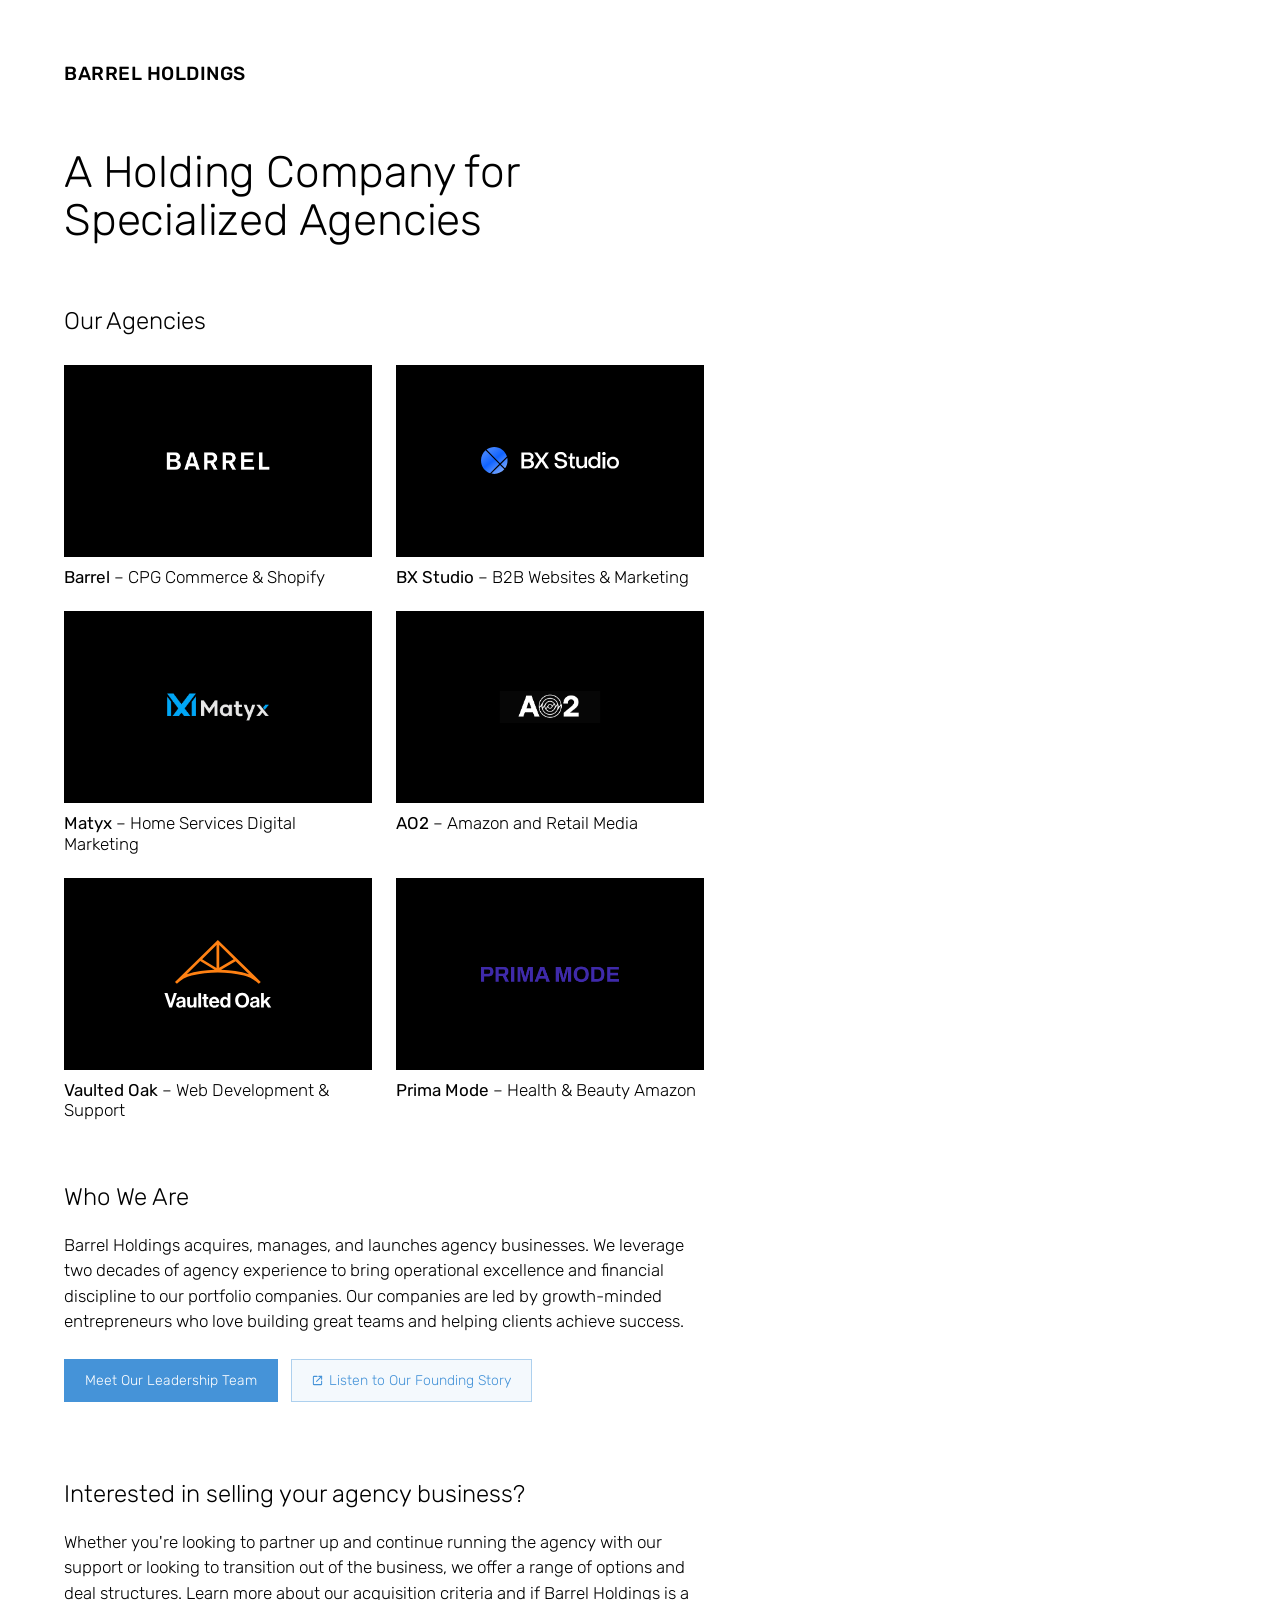
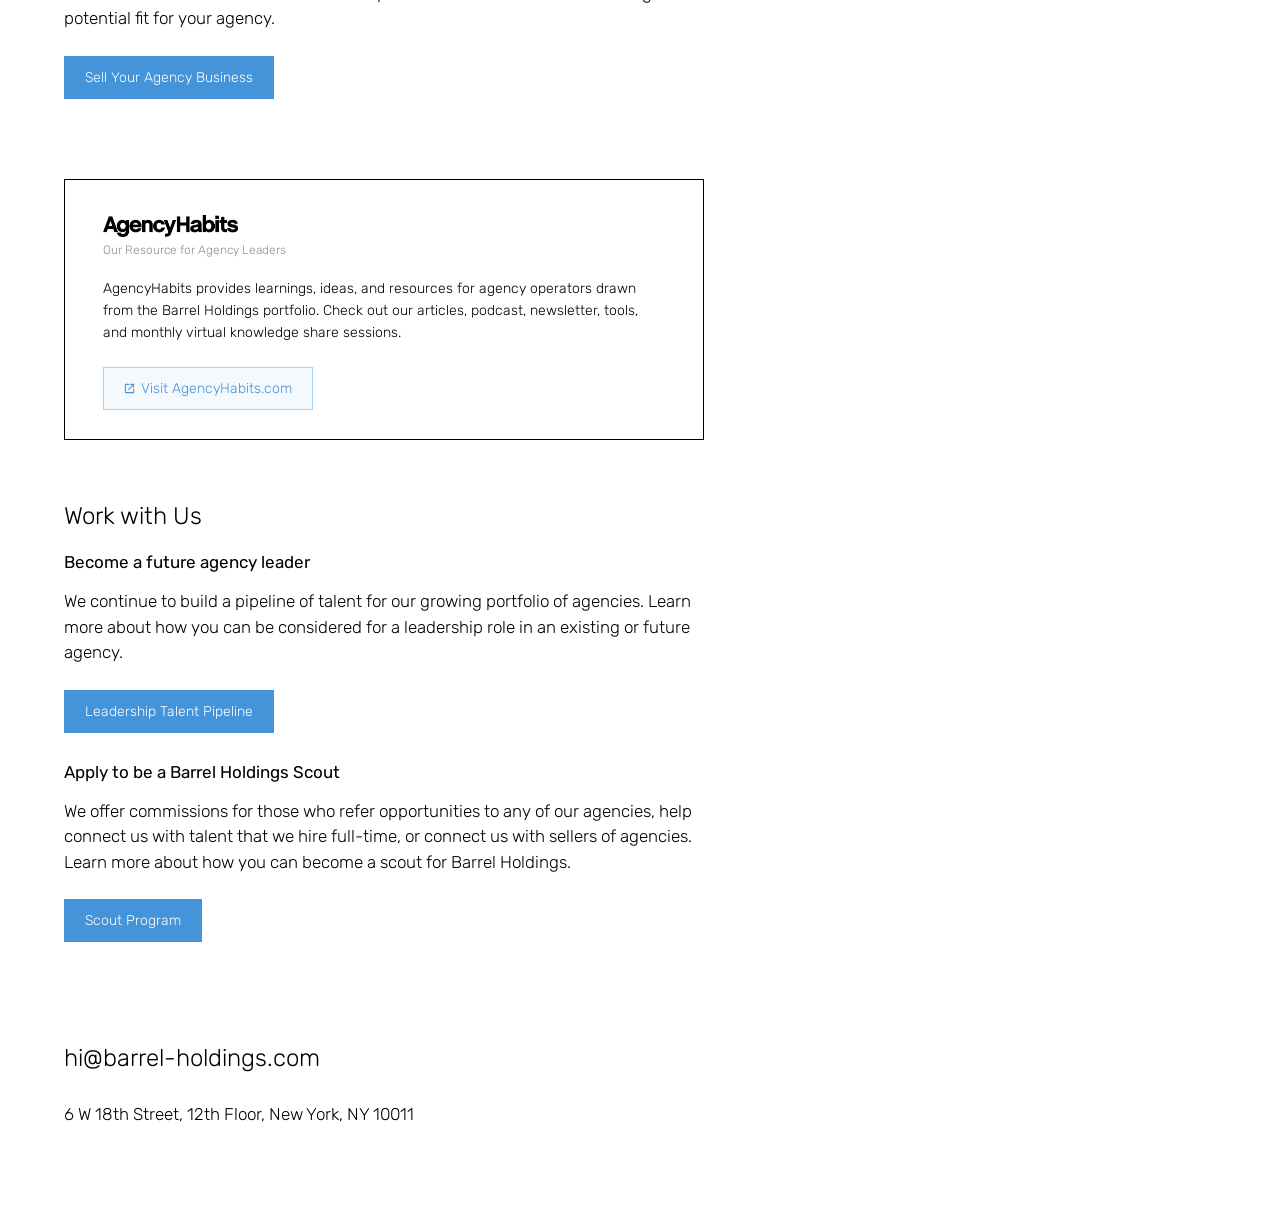
<file: index.html>
<!DOCTYPE html>
<html lang="en">
<head>
  <meta charset="utf-8"/>
  <title>Barrel Holdings — A Holding Company for Specialized Agencies</title>
  <meta content="Barrel Holdings is a holding company that acquires, manages, and launches specialized digital agencies. Portfolio includes Barrel, BX Studio, Matyx, Prima Mode, AO2, and Vaulted Oak. Co-founded by Peter Kang and Sei-Wook Kim." name="description"/>
  <meta content="Peter Kang, Sei-Wook Kim" name="author"/>
  <meta content="index, follow" name="robots"/>
  <meta content="#000000" name="theme-color"/>
  <link rel="canonical" href="https://barrel-holdings.com/"/>
  <meta content="width=device-width, initial-scale=1" name="viewport"/>

  <meta content="website" property="og:type"/>
  <meta content="Barrel Holdings" property="og:site_name"/>
  <meta content="Barrel Holdings — A Holding Company for Specialized Agencies" property="og:title"/>
  <meta content="Barrel Holdings is a holding company that acquires, manages, and launches specialized digital agencies. Portfolio includes Barrel, BX Studio, Matyx, Prima Mode, AO2, and Vaulted Oak." property="og:description"/>
  <meta content="https://barrel-holdings.com/" property="og:url"/>
  <meta content="https://barrel-holdings.com/images/barrel-holdings-og.jpg" property="og:image"/>
  <meta content="Barrel Holdings" property="og:image:alt"/>
  <meta content="en_US" property="og:locale"/>

  <meta content="summary_large_image" name="twitter:card"/>
  <meta content="Barrel Holdings — A Holding Company for Specialized Agencies" name="twitter:title"/>
  <meta content="Barrel Holdings is a holding company that acquires, manages, and launches specialized digital agencies. Portfolio includes Barrel, BX Studio, Matyx, Prima Mode, AO2, and Vaulted Oak." name="twitter:description"/>
  <meta content="https://barrel-holdings.com/images/barrel-holdings-og.jpg" name="twitter:image"/>

  <link rel="preconnect" href="https://fonts.googleapis.com"/>
  <link rel="preconnect" href="https://fonts.gstatic.com" crossorigin/>
  <link rel="stylesheet" href="https://fonts.googleapis.com/css2?family=Rubik:wght@300;400;500;600;700&display=swap"/>
  <link href="images/favicon.jpg" rel="shortcut icon" type="image/x-icon"/>
  <link href="images/webclip-favicon.jpg" rel="apple-touch-icon"/>
  <link rel="stylesheet" href="css/style.css"/>

  <script type="application/ld+json">
  {
    "@context": "https://schema.org",
    "@type": "Organization",
    "@id": "https://barrel-holdings.com/#organization",
    "name": "Barrel Holdings",
    "alternateName": "Barrel Holdings LLC",
    "url": "https://barrel-holdings.com/",
    "logo": "https://barrel-holdings.com/images/barrel-holdings-og.jpg",
    "image": "https://barrel-holdings.com/images/barrel-holdings-og.jpg",
    "description": "Barrel Holdings is a holding company that acquires, manages, and launches specialized digital agencies.",
    "email": "hi@barrel-holdings.com",
    "address": {
      "@type": "PostalAddress",
      "streetAddress": "6 W 18th Street, 12th Floor",
      "addressLocality": "New York",
      "addressRegion": "NY",
      "postalCode": "10011",
      "addressCountry": "US"
    },
    "founder": [
      {
        "@type": "Person",
        "name": "Peter Kang",
        "jobTitle": "Co-founder & Chairman",
        "url": "https://www.peterkang.com",
        "sameAs": [
          "https://www.linkedin.com/in/peterkang34/",
          "https://www.peterkang.com",
          "https://www.holdcoguide.com/"
        ]
      },
      {
        "@type": "Person",
        "name": "Sei-Wook Kim",
        "jobTitle": "Co-founder & Vice Chairman",
        "sameAs": ["https://www.linkedin.com/in/seiwookkim/"]
      }
    ],
    "subOrganization": [
      { "@type": "Organization", "name": "Barrel", "url": "https://www.barrelny.com/", "description": "CPG Commerce & Shopify agency" },
      { "@type": "Organization", "name": "BX Studio", "url": "https://bx.studio/", "description": "B2B Websites & Marketing agency" },
      { "@type": "Organization", "name": "Matyx", "url": "https://matyx.com/", "description": "Home Services Digital Marketing agency" },
      { "@type": "Organization", "name": "Prima Mode", "url": "https://www.primamodeagency.com/", "description": "Health & Beauty Amazon agency" },
      { "@type": "Organization", "name": "AO2", "url": "https://www.ao2management.com/", "description": "Amazon and Retail Media agency" },
      { "@type": "Organization", "name": "Vaulted Oak", "url": "https://vaulted-oak.com/", "description": "Web Development & Support" }
    ],
    "knowsAbout": [
      "Agency holding company",
      "Specialized digital agencies",
      "Agency acquisitions",
      "Agency mergers and acquisitions",
      "Agency operations",
      "Agency leadership development"
    ]
  }
  </script>

  <script type="application/ld+json">
  {
    "@context": "https://schema.org",
    "@type": "WebSite",
    "@id": "https://barrel-holdings.com/#website",
    "url": "https://barrel-holdings.com/",
    "name": "Barrel Holdings",
    "description": "A Holding Company for Specialized Agencies",
    "publisher": { "@id": "https://barrel-holdings.com/#organization" },
    "inLanguage": "en-US"
  }
  </script>

  <!-- LinkedIn Insight Tag -->
  <script type="text/javascript">
  _linkedin_partner_id = "9446828";
  window._linkedin_data_partner_ids = window._linkedin_data_partner_ids || [];
  window._linkedin_data_partner_ids.push(_linkedin_partner_id);
  </script>
  <script type="text/javascript">
  (function(l) {
  if (!l){window.lintrk = function(a,b){window.lintrk.q.push([a,b])};
  window.lintrk.q=[]}
  var s = document.getElementsByTagName("script")[0];
  var b = document.createElement("script");
  b.type = "text/javascript";b.async = true;
  b.src = "https://snap.licdn.com/li.lms-analytics/insight.min.js";
  s.parentNode.insertBefore(b, s);})(window.lintrk);
  </script>
  <noscript>
  <img height="1" width="1" style="display:none;" alt="" src="https://px.ads.linkedin.com/collect/?pid=9446828&fmt=gif" />
  </noscript>
</head>
<body class="black-bg">
  <div class="site-wrapper">
    <div class="logo-wrapper">
      <a href="/" class="home-link">
        <h1 class="logo">Barrel Holdings</h1>
      </a>
    </div>

    <div class="tagline-wrapper">
      <h2 class="tagline gray-text">A Holding Company for Specialized Agencies</h2>
    </div>

    <div class="content-wrapper">
      <h3 class="section-heading">Our Agencies</h3>
      <div class="companies-grid">
        <div class="company-wrapper">
          <div class="company-block">
            <a href="https://www.barrelny.com/" target="_blank" class="barrel-logo-wrapper">
              <img src="images/barrel-logo.png" loading="lazy" alt="BARREL logo" class="barrel-logo"/>
            </a>
          </div>
          <div class="caption"><span class="caption__name">Barrel</span> &ndash; CPG Commerce &amp; Shopify</div>
        </div>

        <div class="company-wrapper">
          <div class="company-block">
            <a href="https://bx.studio/" target="_blank" class="alt-logo-wrapper">
              <img src="images/bx-studio-logo.svg" loading="lazy" alt="BX Studio logo" class="alt-logo-image"/>
            </a>
          </div>
          <div class="caption"><span class="caption__name">BX Studio</span> &ndash; B2B Websites &amp; Marketing</div>
        </div>

        <div class="company-wrapper">
          <div class="company-block">
            <a href="https://matyx.com/" target="_blank" class="alt-logo-wrapper">
              <img src="images/matyx-logo.jpg" loading="lazy" sizes="100vw" srcset="images/matyx-logo-500.jpg 500w, images/matyx-logo-800.jpg 800w, images/matyx-logo.jpg 866w" alt="Matyx logo" class="alt-logo-image"/>
            </a>
          </div>
          <div class="caption"><span class="caption__name">Matyx</span> &ndash; Home Services Digital Marketing</div>
        </div>

        <div id="prima-mode-card" class="company-wrapper">
          <div class="company-block">
            <a href="https://www.primamodeagency.com/" class="alt-logo-wrapper">
              <img src="images/prima-mode-logo.png" loading="lazy" alt="Prima Mode logo" class="alt-logo-image"/>
            </a>
          </div>
          <div class="caption"><span class="caption__name">Prima Mode</span> &ndash; Health &amp; Beauty Amazon</div>
        </div>

        <div id="ao2-card" class="company-wrapper">
          <div class="company-block">
            <a href="https://www.ao2management.com/" target="_blank" class="alt-logo-wrapper">
              <img src="images/ao2-logo.png" loading="lazy" alt="AO2 logo" class="alt-logo-image"/>
            </a>
          </div>
          <div class="caption"><span class="caption__name">AO2</span> &ndash; Amazon and Retail Media</div>
        </div>

        <div id="vaulted-oak-card" class="company-wrapper">
          <div class="company-block">
            <a href="https://vaulted-oak.com/" target="_blank" class="alt-logo-wrapper">
              <img src="images/vaultedoak-logo.svg" loading="lazy" alt="Vaulted Oak logo" class="alt-logo-image vo"/>
            </a>
          </div>
          <div class="caption"><span class="caption__name">Vaulted Oak</span> &ndash; Web Development &amp; Support</div>
        </div>
      </div>
    </div>

    <div class="content-wrapper">
      <h3 class="section-heading">Who We Are</h3>
      <p class="body-text">Barrel Holdings acquires, manages, and launches agency businesses. We leverage two decades of agency experience to bring operational excellence and financial discipline to our portfolio companies. Our companies are led by growth-minded entrepreneurs who love building great teams and helping clients achieve success.</p>
      <div class="button-row">
        <a href="/meet-our-leadership-team/" class="button">Meet Our Leadership Team</a>
        <a href="https://sites.libsyn.com/579845/site/the-barrel-holdings-origin-story-building-a-portfolio-of-agencies" target="_blank" class="button-secondary"><svg class="button-icon" xmlns="http://www.w3.org/2000/svg" viewBox="0 0 16 16" fill="none" stroke="currentColor" stroke-width="1.5" stroke-linecap="round" stroke-linejoin="round"><path d="M14 8.667V13a1 1 0 0 1-1 1H3a1 1 0 0 1-1-1V3a1 1 0 0 1 1-1h4.333"/><path d="M10 2h4v4"/><path d="M6.667 9.333 14 2"/></svg>Listen to Our Founding Story</a>
      </div>
    </div>

    <div class="content-wrapper">
      <h3 class="section-heading">Interested in selling your agency business?</h3>
      <p class="body-text">Whether you're looking to partner up and continue running the agency with our support or looking to transition out of the business, we offer a range of options and deal structures. Learn more about our acquisition criteria and if Barrel Holdings is a potential fit for your agency.</p>
      <div class="button-wrapper">
        <a href="/sell-your-agency-business/" class="button">Sell Your Agency Business</a>
      </div>
    </div>

    <div class="content-wrapper">
      <div class="resource-box">
        <div class="resource-box__header">
          <img src="images/AgencyHabits-logo-black.png" alt="AgencyHabits" class="resource-box__logo"/>
        </div>
        <p class="resource-box__label">Our Resource for Agency Leaders</p>
        <p class="resource-box__text">AgencyHabits provides learnings, ideas, and resources for agency operators drawn from the Barrel Holdings portfolio. Check out our articles, podcast, newsletter, tools, and monthly virtual knowledge share sessions.</p>
        <a href="https://www.agencyhabits.com/" target="_blank" class="button-secondary resource-box__btn"><svg class="button-icon" xmlns="http://www.w3.org/2000/svg" viewBox="0 0 16 16" fill="none" stroke="currentColor" stroke-width="1.5" stroke-linecap="round" stroke-linejoin="round"><path d="M14 8.667V13a1 1 0 0 1-1 1H3a1 1 0 0 1-1-1V3a1 1 0 0 1 1-1h4.333"/><path d="M10 2h4v4"/><path d="M6.667 9.333 14 2"/></svg>Visit AgencyHabits.com</a>
      </div>
    </div>

    <div class="content-wrapper">
      <h3 class="section-heading">Work with Us</h3>
      <p class="subhead">Become a future agency leader</p>
      <p class="body-text">We continue to build a pipeline of talent for our growing portfolio of agencies. Learn more about how you can be considered for a leadership role in an existing or future agency.</p>
      <div class="button-wrapper">
        <a href="/leadership-talent-pipeline/" class="button">Leadership Talent Pipeline</a>
      </div>
      <p class="subhead subhead--spaced">Apply to be a Barrel Holdings Scout</p>
      <p class="body-text">We offer commissions for those who refer opportunities to any of our agencies, help connect us with talent that we hire full-time, or connect us with sellers of agencies. Learn more about how you can become a scout for Barrel Holdings.</p>
      <a href="/barrel-holdings-scout-program/" class="button">Scout Program</a>
    </div>

    <div class="email-wrapper">
      <a href="mailto:hi@barrel-holdings.com" class="section-heading gray-text">hi@barrel-holdings.com</a>
    </div>
    <p class="body-text">6 W 18th Street, 12th Floor, New York, NY 10011</p>
  </div>
</body>
</html>
</file>
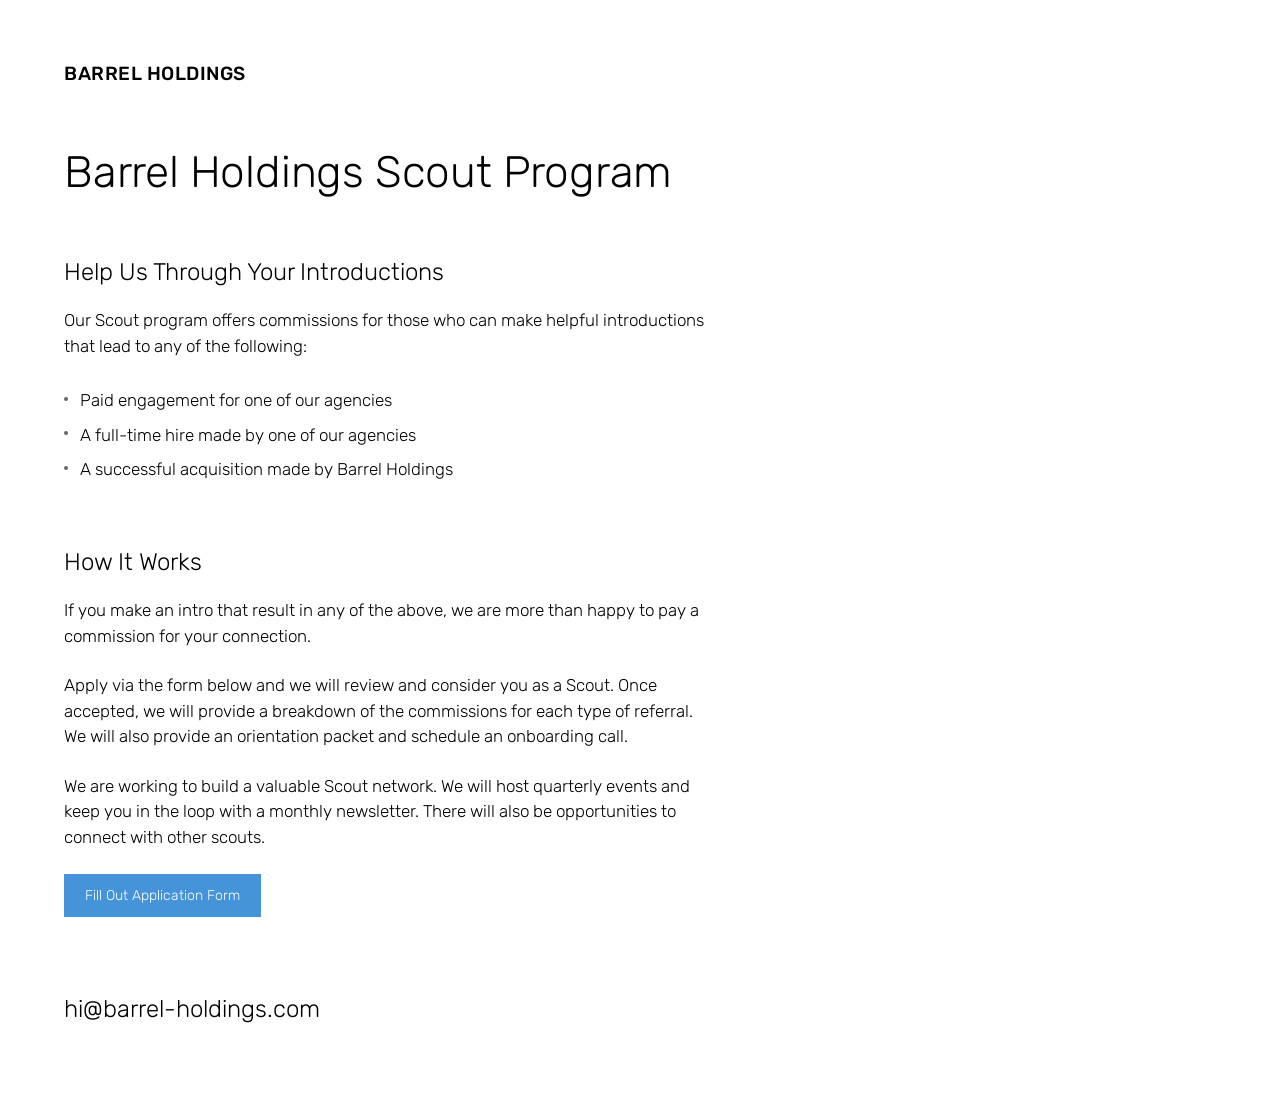
<file: barrel-holdings-scout-program/index.html>
<!DOCTYPE html>
<html lang="en">
<head>
  <meta charset="utf-8"/>
  <title>Barrel Holdings Scout Program — Earn Commissions for Introductions</title>
  <meta content="The Barrel Holdings Scout Program pays commissions for introductions that lead to client engagements, full-time hires, or successful agency acquisitions." name="description"/>
  <meta content="index, follow" name="robots"/>
  <meta content="#000000" name="theme-color"/>
  <link rel="canonical" href="https://barrel-holdings.com/barrel-holdings-scout-program/"/>
  <meta content="width=device-width, initial-scale=1" name="viewport"/>

  <meta content="article" property="og:type"/>
  <meta content="Barrel Holdings" property="og:site_name"/>
  <meta content="Barrel Holdings Scout Program — Earn Commissions for Introductions" property="og:title"/>
  <meta content="The Barrel Holdings Scout Program pays commissions for introductions that lead to client engagements, full-time hires, or successful agency acquisitions." property="og:description"/>
  <meta content="https://barrel-holdings.com/barrel-holdings-scout-program/" property="og:url"/>
  <meta content="https://barrel-holdings.com/images/barrel-holdings-og.jpg" property="og:image"/>
  <meta content="Barrel Holdings" property="og:image:alt"/>
  <meta content="en_US" property="og:locale"/>

  <meta content="summary_large_image" name="twitter:card"/>
  <meta content="Barrel Holdings Scout Program — Earn Commissions for Introductions" name="twitter:title"/>
  <meta content="Earn commissions for introductions that lead to client engagements, hires, or agency acquisitions." name="twitter:description"/>
  <meta content="https://barrel-holdings.com/images/barrel-holdings-og.jpg" name="twitter:image"/>

  <link rel="preconnect" href="https://fonts.googleapis.com"/>
  <link rel="preconnect" href="https://fonts.gstatic.com" crossorigin/>
  <link rel="stylesheet" href="https://fonts.googleapis.com/css2?family=Rubik:wght@300;400;500;600;700&display=swap"/>
  <link href="../images/favicon.jpg" rel="shortcut icon" type="image/x-icon"/>
  <link href="../images/webclip-favicon.jpg" rel="apple-touch-icon"/>
  <link rel="stylesheet" href="../css/style.css"/>

  <script type="application/ld+json">
  {
    "@context": "https://schema.org",
    "@type": "WebPage",
    "@id": "https://barrel-holdings.com/barrel-holdings-scout-program/#webpage",
    "url": "https://barrel-holdings.com/barrel-holdings-scout-program/",
    "name": "Barrel Holdings Scout Program",
    "description": "The Barrel Holdings Scout Program pays commissions for introductions that lead to client engagements, full-time hires, or successful agency acquisitions.",
    "isPartOf": { "@id": "https://barrel-holdings.com/#website" },
    "about": { "@id": "https://barrel-holdings.com/#organization" },
    "breadcrumb": {
      "@type": "BreadcrumbList",
      "itemListElement": [
        { "@type": "ListItem", "position": 1, "name": "Home", "item": "https://barrel-holdings.com/" },
        { "@type": "ListItem", "position": 2, "name": "Scout Program", "item": "https://barrel-holdings.com/barrel-holdings-scout-program/" }
      ]
    }
  }
  </script>

  <!-- LinkedIn Insight Tag -->
  <script type="text/javascript">
  _linkedin_partner_id = "9446828";
  window._linkedin_data_partner_ids = window._linkedin_data_partner_ids || [];
  window._linkedin_data_partner_ids.push(_linkedin_partner_id);
  </script>
  <script type="text/javascript">
  (function(l) {
  if (!l){window.lintrk = function(a,b){window.lintrk.q.push([a,b])};
  window.lintrk.q=[]}
  var s = document.getElementsByTagName("script")[0];
  var b = document.createElement("script");
  b.type = "text/javascript";b.async = true;
  b.src = "https://snap.licdn.com/li.lms-analytics/insight.min.js";
  s.parentNode.insertBefore(b, s);})(window.lintrk);
  </script>
  <noscript>
  <img height="1" width="1" style="display:none;" alt="" src="https://px.ads.linkedin.com/collect/?pid=9446828&fmt=gif" />
  </noscript>
</head>
<body class="black-bg">
  <div class="site-wrapper">
    <div class="logo-wrapper">
      <a href="/" class="home-link">
        <h1 class="logo">Barrel Holdings</h1>
      </a>
    </div>

    <div class="tagline-wrapper">
      <h2 class="tagline gray-text">Barrel Holdings Scout Program</h2>
    </div>

    <div class="content-wrapper">
      <h3 class="section-heading">Help Us Through Your Introductions</h3>
      <p class="body-text">Our Scout program offers commissions for those who can make helpful introductions that lead to any of the following:</p>
      <ul class="bullet-list">
        <li>Paid engagement for one of our agencies</li>
        <li>A full-time hire made by one of our agencies</li>
        <li>A successful acquisition made by Barrel Holdings</li>
      </ul>
    </div>

    <div class="content-wrapper">
      <h3 class="section-heading">How It Works</h3>
      <p class="body-text">If you make an intro that result in any of the above, we are more than happy to pay a commission for your connection.</p>
      <p class="body-text">Apply via the form below and we will review and consider you as a Scout. Once accepted, we will provide a breakdown of the commissions for each type of referral. We will also provide an orientation packet and schedule an onboarding call.</p>
      <p class="body-text">We are working to build a valuable Scout network. We will host quarterly events and keep you in the loop with a monthly newsletter. There will also be opportunities to connect with other scouts.</p>
      <div class="button-wrapper">
        <a href="https://forms.gle/vAnKYWoeqs8D2Ete8" target="_blank" class="button">Fill Out Application Form</a>
      </div>
    </div>

    <div class="email-wrapper">
      <a href="mailto:hi@barrel-holdings.com" class="section-heading gray-text">hi@barrel-holdings.com</a>
    </div>
  </div>
</body>
</html>
</file>
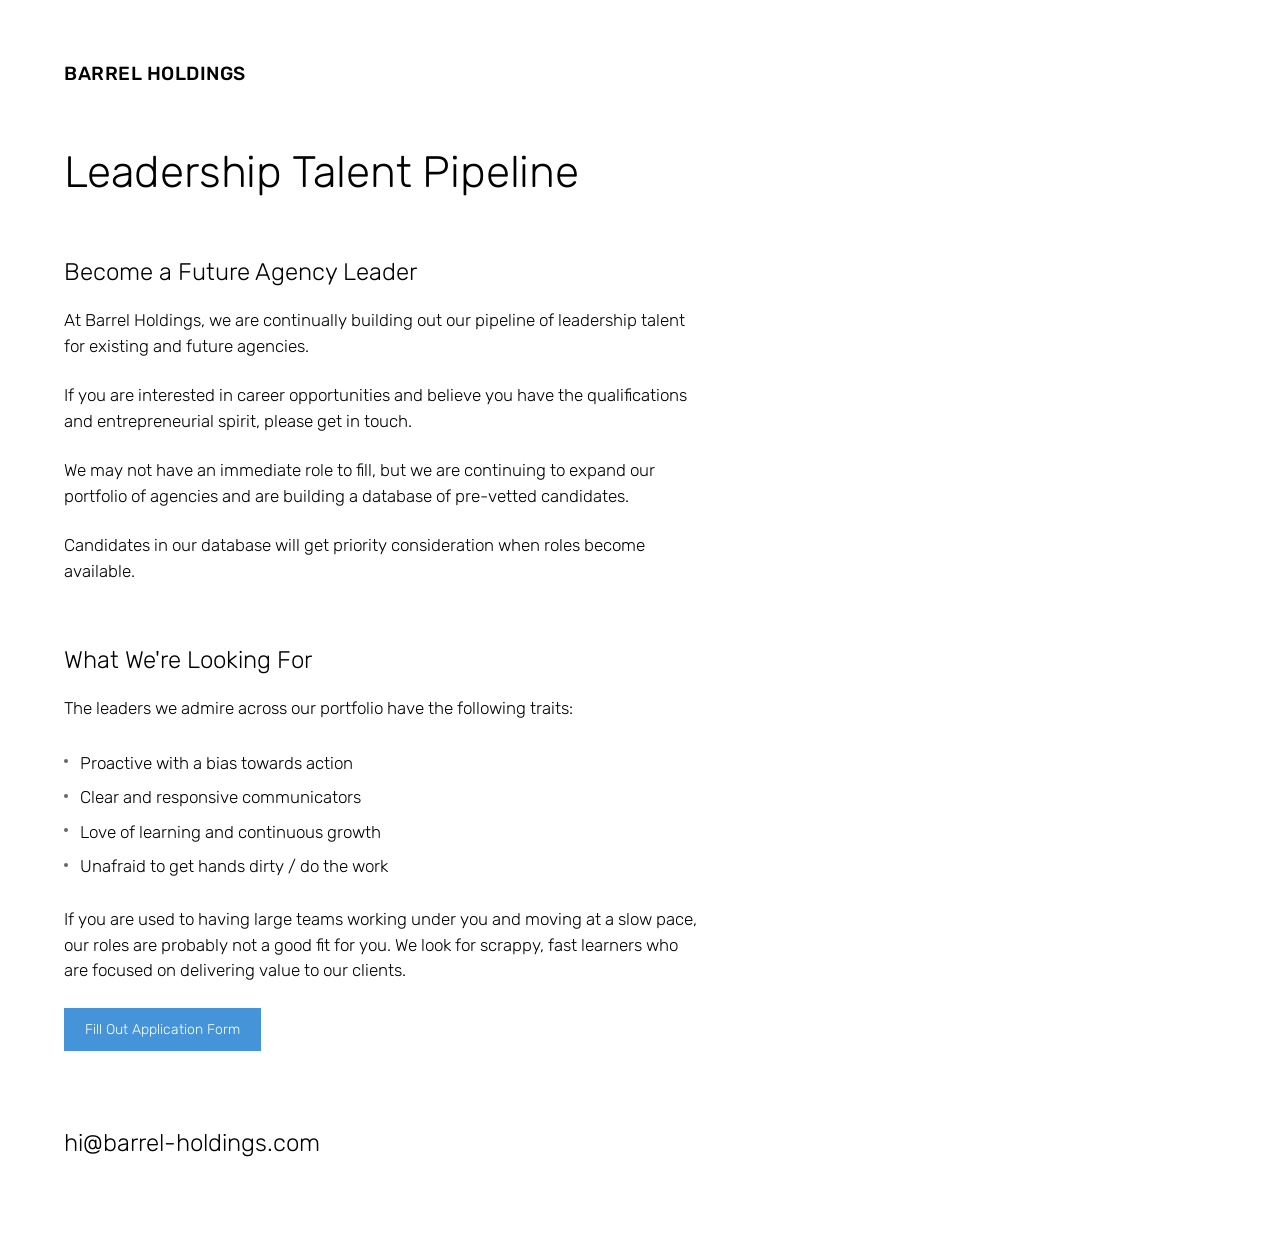
<file: leadership-talent-pipeline/index.html>
<!DOCTYPE html>
<html lang="en">
<head>
  <meta charset="utf-8"/>
  <title>Leadership Talent Pipeline — Barrel Holdings</title>
  <meta content="Become a future agency leader. Barrel Holdings is building a pipeline of pre-vetted leadership talent for existing and future portfolio agencies." name="description"/>
  <meta content="index, follow" name="robots"/>
  <meta content="#000000" name="theme-color"/>
  <link rel="canonical" href="https://barrel-holdings.com/leadership-talent-pipeline/"/>
  <meta content="width=device-width, initial-scale=1" name="viewport"/>

  <meta content="article" property="og:type"/>
  <meta content="Barrel Holdings" property="og:site_name"/>
  <meta content="Leadership Talent Pipeline — Barrel Holdings" property="og:title"/>
  <meta content="Become a future agency leader. Barrel Holdings is building a pipeline of pre-vetted leadership talent for existing and future portfolio agencies." property="og:description"/>
  <meta content="https://barrel-holdings.com/leadership-talent-pipeline/" property="og:url"/>
  <meta content="https://barrel-holdings.com/images/barrel-holdings-og.jpg" property="og:image"/>
  <meta content="Barrel Holdings" property="og:image:alt"/>
  <meta content="en_US" property="og:locale"/>

  <meta content="summary_large_image" name="twitter:card"/>
  <meta content="Leadership Talent Pipeline — Barrel Holdings" name="twitter:title"/>
  <meta content="Become a future agency leader. Barrel Holdings is building a pipeline of pre-vetted leadership talent." name="twitter:description"/>
  <meta content="https://barrel-holdings.com/images/barrel-holdings-og.jpg" name="twitter:image"/>

  <link rel="preconnect" href="https://fonts.googleapis.com"/>
  <link rel="preconnect" href="https://fonts.gstatic.com" crossorigin/>
  <link rel="stylesheet" href="https://fonts.googleapis.com/css2?family=Rubik:wght@300;400;500;600;700&display=swap"/>
  <link href="../images/favicon.jpg" rel="shortcut icon" type="image/x-icon"/>
  <link href="../images/webclip-favicon.jpg" rel="apple-touch-icon"/>
  <link rel="stylesheet" href="../css/style.css"/>

  <script type="application/ld+json">
  {
    "@context": "https://schema.org",
    "@type": "WebPage",
    "@id": "https://barrel-holdings.com/leadership-talent-pipeline/#webpage",
    "url": "https://barrel-holdings.com/leadership-talent-pipeline/",
    "name": "Leadership Talent Pipeline — Barrel Holdings",
    "description": "Become a future agency leader. Barrel Holdings is building a pipeline of pre-vetted leadership talent for existing and future portfolio agencies.",
    "isPartOf": { "@id": "https://barrel-holdings.com/#website" },
    "about": { "@id": "https://barrel-holdings.com/#organization" },
    "breadcrumb": {
      "@type": "BreadcrumbList",
      "itemListElement": [
        { "@type": "ListItem", "position": 1, "name": "Home", "item": "https://barrel-holdings.com/" },
        { "@type": "ListItem", "position": 2, "name": "Leadership Talent Pipeline", "item": "https://barrel-holdings.com/leadership-talent-pipeline/" }
      ]
    }
  }
  </script>

  <!-- LinkedIn Insight Tag -->
  <script type="text/javascript">
  _linkedin_partner_id = "9446828";
  window._linkedin_data_partner_ids = window._linkedin_data_partner_ids || [];
  window._linkedin_data_partner_ids.push(_linkedin_partner_id);
  </script>
  <script type="text/javascript">
  (function(l) {
  if (!l){window.lintrk = function(a,b){window.lintrk.q.push([a,b])};
  window.lintrk.q=[]}
  var s = document.getElementsByTagName("script")[0];
  var b = document.createElement("script");
  b.type = "text/javascript";b.async = true;
  b.src = "https://snap.licdn.com/li.lms-analytics/insight.min.js";
  s.parentNode.insertBefore(b, s);})(window.lintrk);
  </script>
  <noscript>
  <img height="1" width="1" style="display:none;" alt="" src="https://px.ads.linkedin.com/collect/?pid=9446828&fmt=gif" />
  </noscript>
</head>
<body class="black-bg">
  <div class="site-wrapper">
    <div class="logo-wrapper">
      <a href="/" class="home-link">
        <h1 class="logo">Barrel Holdings</h1>
      </a>
    </div>

    <div class="tagline-wrapper">
      <h2 class="tagline gray-text">Leadership Talent Pipeline</h2>
    </div>

    <div class="content-wrapper">
      <h3 class="section-heading">Become a Future Agency Leader</h3>
      <p class="body-text">At Barrel Holdings, we are continually building out our pipeline of leadership talent for existing and future agencies.</p>
      <p class="body-text">If you are interested in career opportunities and believe you have the qualifications and entrepreneurial spirit, please get in touch.</p>
      <p class="body-text">We may not have an immediate role to fill, but we are continuing to expand our portfolio of agencies and are building a database of pre-vetted candidates.</p>
      <p class="body-text">Candidates in our database will get priority consideration when roles become available.</p>
    </div>

    <div class="content-wrapper">
      <h3 class="section-heading">What We're Looking For</h3>
      <p class="body-text">The leaders we admire across our portfolio have the following traits:</p>
      <ul class="bullet-list">
        <li>Proactive with a bias towards action</li>
        <li>Clear and responsive communicators</li>
        <li>Love of learning and continuous growth</li>
        <li>Unafraid to get hands dirty / do the work</li>
      </ul>
      <p class="body-text">If you are used to having large teams working under you and moving at a slow pace, our roles are probably not a good fit for you. We look for scrappy, fast learners who are focused on delivering value to our clients.</p>
      <div class="button-wrapper">
        <a href="https://forms.gle/1xmJyVmeJemDgyDh9" target="_blank" class="button">Fill Out Application Form</a>
      </div>
    </div>

    <div class="email-wrapper">
      <a href="mailto:hi@barrel-holdings.com" class="section-heading gray-text">hi@barrel-holdings.com</a>
    </div>
  </div>
</body>
</html>
</file>
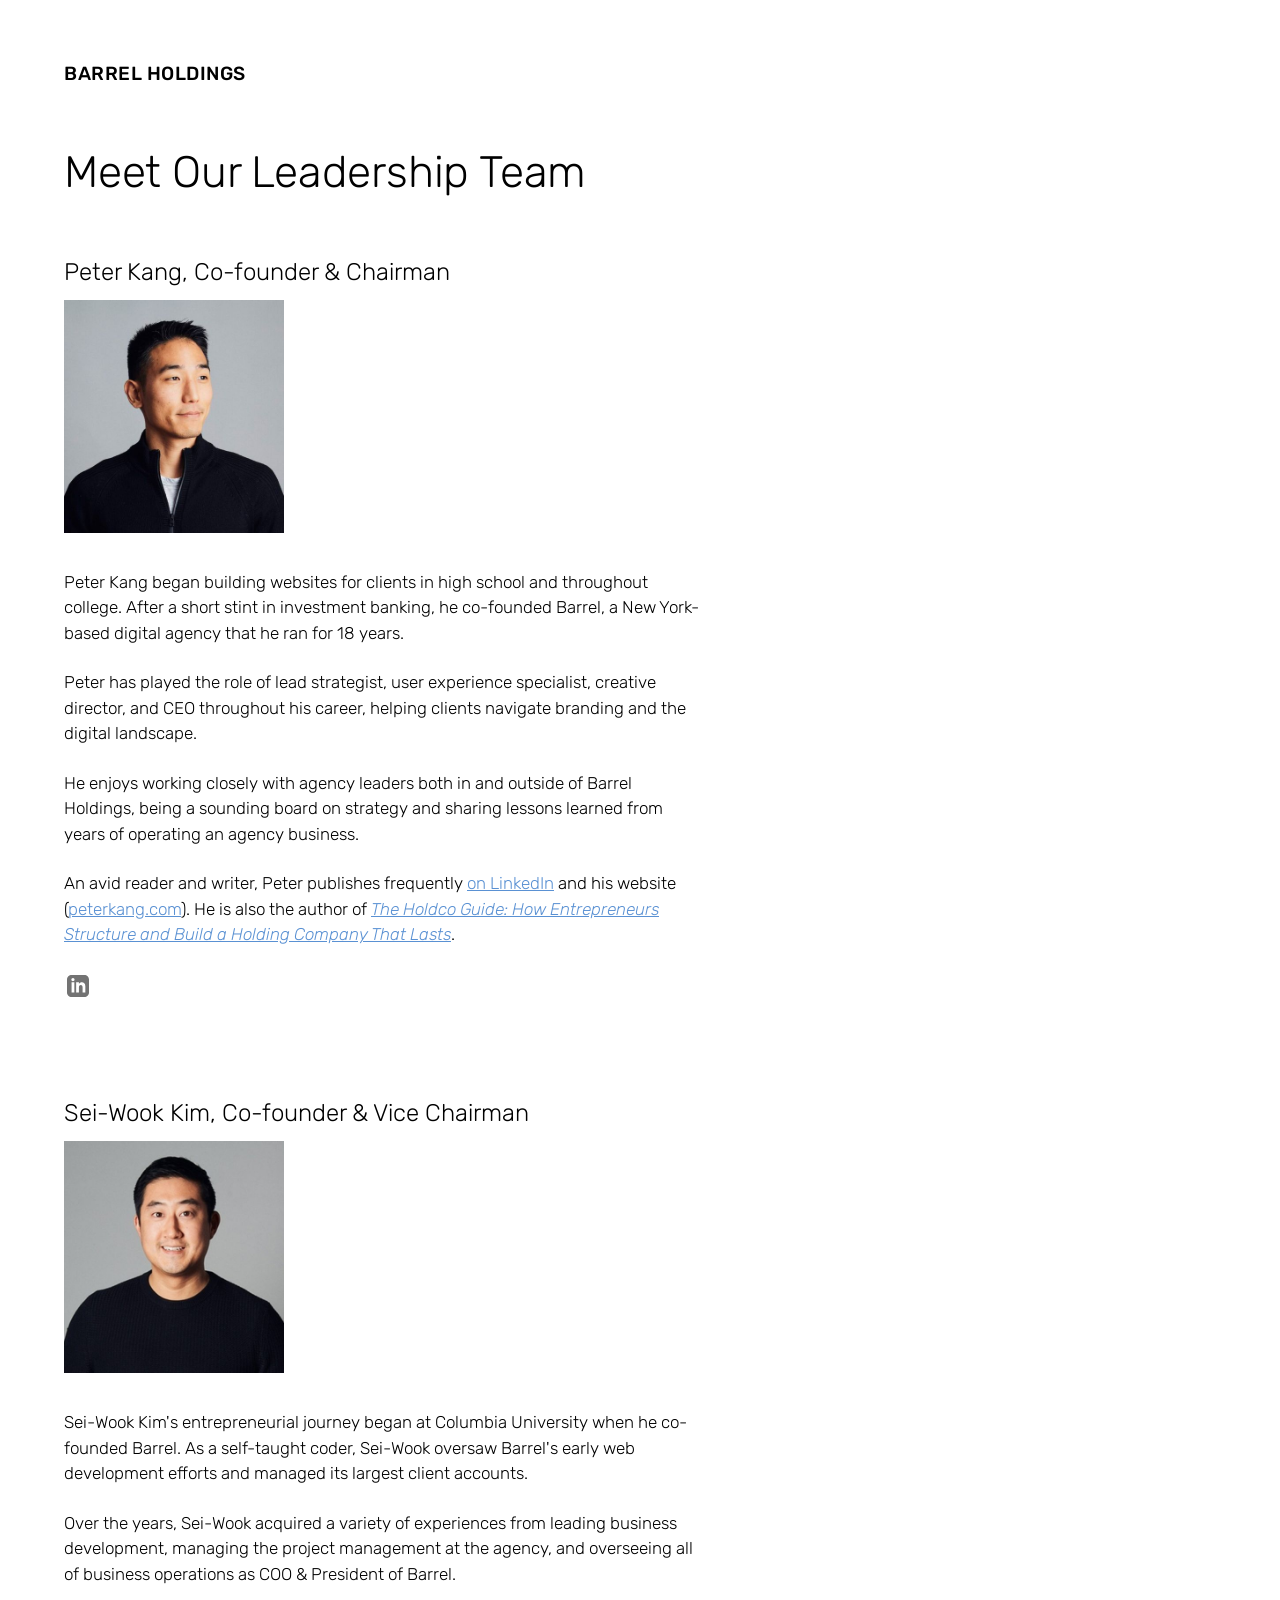
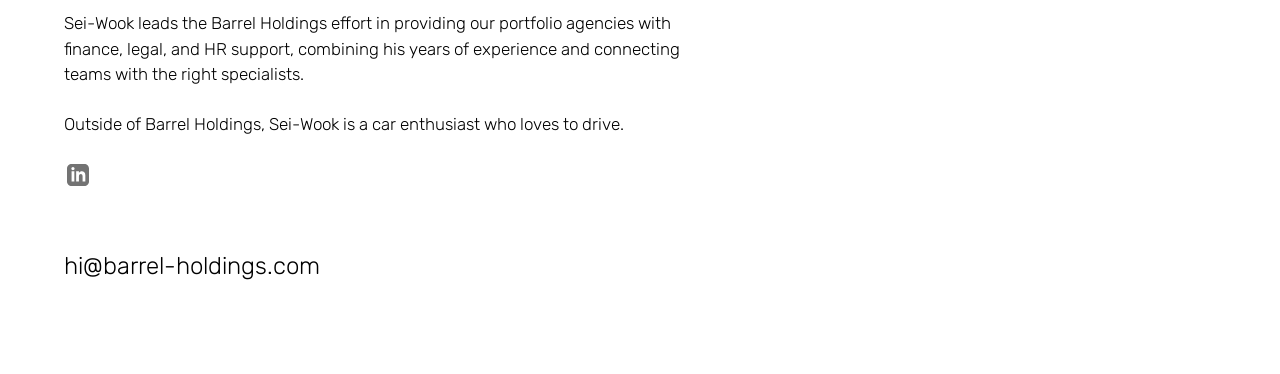
<file: meet-our-leadership-team/index.html>
<!DOCTYPE html>
<html lang="en">
<head>
  <meta charset="utf-8"/>
  <title>Meet Our Leadership Team — Barrel Holdings</title>
  <meta content="Peter Kang (Co-founder & Chairman) and Sei-Wook Kim (Co-founder & Vice Chairman) lead Barrel Holdings, a holding company for specialized digital agencies." name="description"/>
  <meta content="index, follow" name="robots"/>
  <meta content="#000000" name="theme-color"/>
  <link rel="canonical" href="https://barrel-holdings.com/meet-our-leadership-team/"/>
  <meta content="width=device-width, initial-scale=1" name="viewport"/>

  <meta content="profile" property="og:type"/>
  <meta content="Barrel Holdings" property="og:site_name"/>
  <meta content="Meet Our Leadership Team — Barrel Holdings" property="og:title"/>
  <meta content="Peter Kang (Co-founder & Chairman) and Sei-Wook Kim (Co-founder & Vice Chairman) lead Barrel Holdings, a holding company for specialized digital agencies." property="og:description"/>
  <meta content="https://barrel-holdings.com/meet-our-leadership-team/" property="og:url"/>
  <meta content="https://barrel-holdings.com/images/barrel-holdings-og.jpg" property="og:image"/>
  <meta content="Barrel Holdings" property="og:image:alt"/>
  <meta content="en_US" property="og:locale"/>

  <meta content="summary_large_image" name="twitter:card"/>
  <meta content="Meet Our Leadership Team — Barrel Holdings" name="twitter:title"/>
  <meta content="Peter Kang (Co-founder & Chairman) and Sei-Wook Kim (Co-founder & Vice Chairman) lead Barrel Holdings." name="twitter:description"/>
  <meta content="https://barrel-holdings.com/images/barrel-holdings-og.jpg" name="twitter:image"/>

  <link rel="preconnect" href="https://fonts.googleapis.com"/>
  <link rel="preconnect" href="https://fonts.gstatic.com" crossorigin/>
  <link rel="stylesheet" href="https://fonts.googleapis.com/css2?family=Rubik:wght@300;400;500;600;700&display=swap"/>
  <link href="../images/favicon.jpg" rel="shortcut icon" type="image/x-icon"/>
  <link href="../images/webclip-favicon.jpg" rel="apple-touch-icon"/>
  <link rel="stylesheet" href="../css/style.css"/>

  <script type="application/ld+json">
  {
    "@context": "https://schema.org",
    "@graph": [
      {
        "@type": "Person",
        "@id": "https://barrel-holdings.com/meet-our-leadership-team/#peter-kang",
        "name": "Peter Kang",
        "jobTitle": "Co-founder & Chairman",
        "image": "https://barrel-holdings.com/images/peterkang-square.jpg",
        "url": "https://www.peterkang.com",
        "sameAs": [
          "https://www.linkedin.com/in/peterkang34/",
          "https://www.peterkang.com",
          "https://www.holdcoguide.com/"
        ],
        "worksFor": { "@id": "https://barrel-holdings.com/#organization" },
        "description": "Peter Kang began building websites for clients in high school and throughout college. After a short stint in investment banking, he co-founded Barrel, a New York-based digital agency that he ran for 18 years. He is the author of The Holdco Guide: How Entrepreneurs Structure and Build a Holding Company That Lasts.",
        "knowsAbout": ["Agency operations", "Holding companies", "Digital agency strategy", "Brand strategy", "User experience"],
        "author": {
          "@type": "Book",
          "name": "The Holdco Guide: How Entrepreneurs Structure and Build a Holding Company That Lasts",
          "url": "https://www.holdcoguide.com/",
          "author": { "@type": "Person", "name": "Peter Kang" }
        }
      },
      {
        "@type": "Person",
        "@id": "https://barrel-holdings.com/meet-our-leadership-team/#sei-wook-kim",
        "name": "Sei-Wook Kim",
        "jobTitle": "Co-founder & Vice Chairman",
        "image": "https://barrel-holdings.com/images/sei-wook-square.jpg",
        "sameAs": ["https://www.linkedin.com/in/seiwookkim/"],
        "worksFor": { "@id": "https://barrel-holdings.com/#organization" },
        "description": "Sei-Wook Kim co-founded Barrel at Columbia University. He led web development, business development, project management, and operations as COO & President of Barrel before leading the Barrel Holdings effort to provide finance, legal, and HR support to portfolio agencies."
      },
      {
        "@type": "WebPage",
        "@id": "https://barrel-holdings.com/meet-our-leadership-team/#webpage",
        "url": "https://barrel-holdings.com/meet-our-leadership-team/",
        "name": "Meet Our Leadership Team — Barrel Holdings",
        "isPartOf": { "@id": "https://barrel-holdings.com/#website" },
        "about": { "@id": "https://barrel-holdings.com/#organization" },
        "mainEntity": [
          { "@id": "https://barrel-holdings.com/meet-our-leadership-team/#peter-kang" },
          { "@id": "https://barrel-holdings.com/meet-our-leadership-team/#sei-wook-kim" }
        ],
        "breadcrumb": {
          "@type": "BreadcrumbList",
          "itemListElement": [
            { "@type": "ListItem", "position": 1, "name": "Home", "item": "https://barrel-holdings.com/" },
            { "@type": "ListItem", "position": 2, "name": "Meet Our Leadership Team", "item": "https://barrel-holdings.com/meet-our-leadership-team/" }
          ]
        }
      }
    ]
  }
  </script>

  <!-- LinkedIn Insight Tag -->
  <script type="text/javascript">
  _linkedin_partner_id = "9446828";
  window._linkedin_data_partner_ids = window._linkedin_data_partner_ids || [];
  window._linkedin_data_partner_ids.push(_linkedin_partner_id);
  </script>
  <script type="text/javascript">
  (function(l) {
  if (!l){window.lintrk = function(a,b){window.lintrk.q.push([a,b])};
  window.lintrk.q=[]}
  var s = document.getElementsByTagName("script")[0];
  var b = document.createElement("script");
  b.type = "text/javascript";b.async = true;
  b.src = "https://snap.licdn.com/li.lms-analytics/insight.min.js";
  s.parentNode.insertBefore(b, s);})(window.lintrk);
  </script>
  <noscript>
  <img height="1" width="1" style="display:none;" alt="" src="https://px.ads.linkedin.com/collect/?pid=9446828&fmt=gif" />
  </noscript>
</head>
<body class="black-bg">
  <div class="site-wrapper">
    <div class="logo-wrapper">
      <a href="/" class="home-link">
        <h1 class="logo">Barrel Holdings</h1>
      </a>
    </div>

    <div class="tagline-wrapper">
      <h2 class="tagline gray-text">Meet Our Leadership Team</h2>
    </div>

    <div class="content-wrapper">
      <h3 class="section-heading">Peter Kang, Co-founder &amp; Chairman</h3>
      <img src="../images/peterkang-square.jpg" loading="lazy" width="275" sizes="(max-width: 479px) 100vw, 275px" alt="Peter Kang" srcset="../images/peterkang-square-500.jpg 500w, ../images/peterkang-square.jpg 543w" class="headshot"/>
      <p class="body-text">Peter Kang began building websites for clients in high school and throughout college. After a short stint in investment banking, he co-founded Barrel, a New York-based digital agency that he ran for 18 years.</p>
      <p class="body-text">Peter has played the role of lead strategist, user experience specialist, creative director, and CEO throughout his career, helping clients navigate branding and the digital landscape.</p>
      <p class="body-text">He enjoys working closely with agency leaders both in and outside of Barrel Holdings, being a sounding board on strategy and sharing lessons learned from years of operating an agency business.</p>
      <p class="body-text">An avid reader and writer, Peter publishes frequently <a href="https://www.linkedin.com/in/peterkang34/" target="_blank">on LinkedIn</a> and his website (<a href="https://www.peterkang.com" target="_blank">peterkang.com</a>). He is also the author of <a href="https://www.holdcoguide.com/" target="_blank"><em>The Holdco Guide: How Entrepreneurs Structure and Build a Holding Company That Lasts</em></a>.</p>
      <a href="https://www.linkedin.com/in/peterkang34/" target="_blank" rel="noopener" class="social-link" aria-label="Peter Kang on LinkedIn">
        <svg viewBox="0 0 24 24" xmlns="http://www.w3.org/2000/svg" aria-hidden="true"><path d="M19 0h-14c-2.761 0-5 2.239-5 5v14c0 2.761 2.239 5 5 5h14c2.762 0 5-2.239 5-5v-14c0-2.761-2.238-5-5-5zm-11 19h-3v-11h3v11zm-1.5-12.268c-.966 0-1.75-.79-1.75-1.764s.784-1.764 1.75-1.764 1.75.79 1.75 1.764-.783 1.764-1.75 1.764zm13.5 12.268h-3v-5.604c0-3.368-4-3.113-4 0v5.604h-3v-11h3v1.765c1.396-2.586 7-2.777 7 2.476v6.759z"/></svg>
      </a>
    </div>

    <div class="content-wrapper content-wrapper--spaced">
      <h3 class="section-heading">Sei-Wook Kim, Co-founder &amp; Vice Chairman</h3>
      <img src="../images/sei-wook-square.jpg" loading="lazy" width="275" sizes="(max-width: 479px) 100vw, 275px" alt="Sei-Wook Kim" srcset="../images/sei-wook-square-500.jpg 500w, ../images/sei-wook-square.jpg 543w" class="headshot"/>
      <p class="body-text">Sei-Wook Kim's entrepreneurial journey began at Columbia University when he co-founded Barrel. As a self-taught coder, Sei-Wook oversaw Barrel's early web development efforts and managed its largest client accounts.</p>
      <p class="body-text">Over the years, Sei-Wook acquired a variety of experiences from leading business development, managing the project management at the agency, and overseeing all of business operations as COO &amp; President of Barrel.</p>
      <p class="body-text">Sei-Wook leads the Barrel Holdings effort in providing our portfolio agencies with finance, legal, and HR support, combining his years of experience and connecting teams with the right specialists.</p>
      <p class="body-text">Outside of Barrel Holdings, Sei-Wook is a car enthusiast who loves to drive.</p>
      <a href="https://www.linkedin.com/in/seiwookkim/" target="_blank" rel="noopener" class="social-link" aria-label="Sei-Wook Kim on LinkedIn">
        <svg viewBox="0 0 24 24" xmlns="http://www.w3.org/2000/svg" aria-hidden="true"><path d="M19 0h-14c-2.761 0-5 2.239-5 5v14c0 2.761 2.239 5 5 5h14c2.762 0 5-2.239 5-5v-14c0-2.761-2.238-5-5-5zm-11 19h-3v-11h3v11zm-1.5-12.268c-.966 0-1.75-.79-1.75-1.764s.784-1.764 1.75-1.764 1.75.79 1.75 1.764-.783 1.764-1.75 1.764zm13.5 12.268h-3v-5.604c0-3.368-4-3.113-4 0v5.604h-3v-11h3v1.765c1.396-2.586 7-2.777 7 2.476v6.759z"/></svg>
      </a>
    </div>

    <div class="email-wrapper">
      <a href="mailto:hi@barrel-holdings.com" class="section-heading gray-text">hi@barrel-holdings.com</a>
    </div>
  </div>
</body>
</html>
</file>
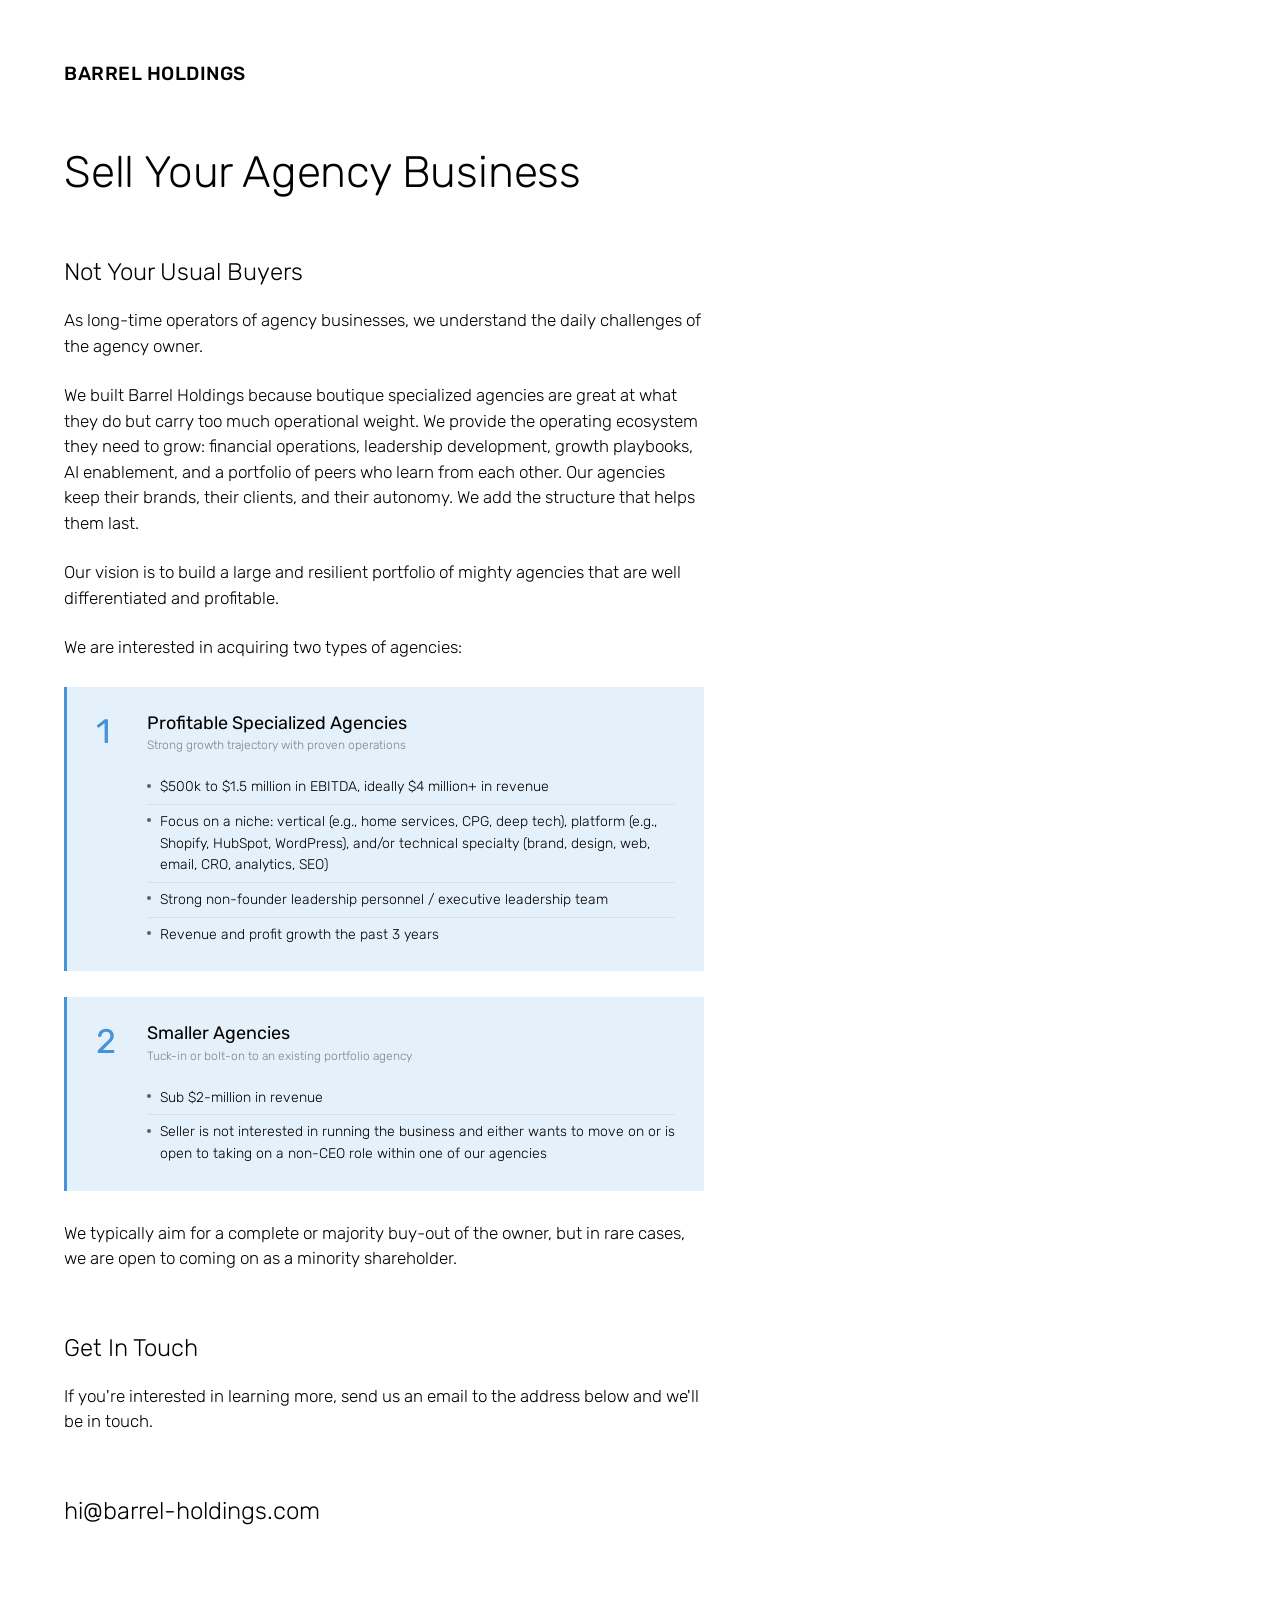
<file: sell-your-agency-business/index.html>
<!DOCTYPE html>
<html lang="en">
<head>
  <meta charset="utf-8"/>
  <title>Sell Your Agency Business — Barrel Holdings</title>
  <meta content="Barrel Holdings acquires profitable specialized agencies ($500K–$1.5M EBITDA) and smaller tuck-in agencies (sub $2M revenue). Fair terms, flexible deal structures, operator-led." name="description"/>
  <meta content="index, follow" name="robots"/>
  <meta content="#000000" name="theme-color"/>
  <link rel="canonical" href="https://barrel-holdings.com/sell-your-agency-business/"/>
  <meta content="width=device-width, initial-scale=1" name="viewport"/>

  <meta content="article" property="og:type"/>
  <meta content="Barrel Holdings" property="og:site_name"/>
  <meta content="Sell Your Agency Business — Barrel Holdings" property="og:title"/>
  <meta content="Barrel Holdings acquires profitable specialized agencies ($500K–$1.5M EBITDA) and smaller tuck-in agencies (sub $2M revenue). Fair terms, flexible deal structures, operator-led." property="og:description"/>
  <meta content="https://barrel-holdings.com/sell-your-agency-business/" property="og:url"/>
  <meta content="https://barrel-holdings.com/images/barrel-holdings-og.jpg" property="og:image"/>
  <meta content="Barrel Holdings" property="og:image:alt"/>
  <meta content="en_US" property="og:locale"/>

  <meta content="summary_large_image" name="twitter:card"/>
  <meta content="Sell Your Agency Business — Barrel Holdings" name="twitter:title"/>
  <meta content="Barrel Holdings acquires profitable specialized agencies and smaller tuck-in agencies. Fair terms, flexible deal structures, operator-led." name="twitter:description"/>
  <meta content="https://barrel-holdings.com/images/barrel-holdings-og.jpg" name="twitter:image"/>

  <link rel="preconnect" href="https://fonts.googleapis.com"/>
  <link rel="preconnect" href="https://fonts.gstatic.com" crossorigin/>
  <link rel="stylesheet" href="https://fonts.googleapis.com/css2?family=Rubik:wght@300;400;500;600;700&display=swap"/>
  <link href="../images/favicon.jpg" rel="shortcut icon" type="image/x-icon"/>
  <link href="../images/webclip-favicon.jpg" rel="apple-touch-icon"/>
  <link rel="stylesheet" href="../css/style.css"/>

  <script type="application/ld+json">
  {
    "@context": "https://schema.org",
    "@type": "WebPage",
    "@id": "https://barrel-holdings.com/sell-your-agency-business/#webpage",
    "url": "https://barrel-holdings.com/sell-your-agency-business/",
    "name": "Sell Your Agency Business — Barrel Holdings",
    "description": "Barrel Holdings acquires profitable specialized agencies ($500K–$1.5M EBITDA) and smaller tuck-in agencies (sub $2M revenue).",
    "isPartOf": { "@id": "https://barrel-holdings.com/#website" },
    "about": { "@id": "https://barrel-holdings.com/#organization" },
    "mainEntity": {
      "@type": "Service",
      "name": "Agency Acquisition",
      "provider": { "@id": "https://barrel-holdings.com/#organization" },
      "serviceType": "Mergers and Acquisitions",
      "areaServed": "United States",
      "audience": {
        "@type": "BusinessAudience",
        "audienceType": "Specialized digital agency owners considering a sale or partial exit"
      },
      "offers": [
        {
          "@type": "Offer",
          "name": "Profitable Specialized Agencies",
          "description": "$500K to $1.5M in EBITDA, ideally $4M+ in revenue. Niche focus (vertical, platform, or technical specialty), strong non-founder leadership, 3 years of revenue and profit growth."
        },
        {
          "@type": "Offer",
          "name": "Smaller Agencies (Tuck-in / Bolt-on)",
          "description": "Sub $2M in revenue. Seller open to transitioning out or taking a non-CEO role within one of the portfolio agencies."
        }
      ]
    },
    "breadcrumb": {
      "@type": "BreadcrumbList",
      "itemListElement": [
        { "@type": "ListItem", "position": 1, "name": "Home", "item": "https://barrel-holdings.com/" },
        { "@type": "ListItem", "position": 2, "name": "Sell Your Agency Business", "item": "https://barrel-holdings.com/sell-your-agency-business/" }
      ]
    }
  }
  </script>

  <!-- LinkedIn Insight Tag -->
  <script type="text/javascript">
  _linkedin_partner_id = "9446828";
  window._linkedin_data_partner_ids = window._linkedin_data_partner_ids || [];
  window._linkedin_data_partner_ids.push(_linkedin_partner_id);
  </script>
  <script type="text/javascript">
  (function(l) {
  if (!l){window.lintrk = function(a,b){window.lintrk.q.push([a,b])};
  window.lintrk.q=[]}
  var s = document.getElementsByTagName("script")[0];
  var b = document.createElement("script");
  b.type = "text/javascript";b.async = true;
  b.src = "https://snap.licdn.com/li.lms-analytics/insight.min.js";
  s.parentNode.insertBefore(b, s);})(window.lintrk);
  </script>
  <noscript>
  <img height="1" width="1" style="display:none;" alt="" src="https://px.ads.linkedin.com/collect/?pid=9446828&fmt=gif" />
  </noscript>
</head>
<body class="black-bg">
  <div class="site-wrapper">
    <div class="logo-wrapper">
      <a href="/" class="home-link">
        <h1 class="logo">Barrel Holdings</h1>
      </a>
    </div>

    <div class="tagline-wrapper">
      <h2 class="tagline gray-text">Sell Your Agency Business</h2>
    </div>

    <div class="content-wrapper">
      <h3 class="section-heading">Not Your Usual Buyers</h3>
      <p class="body-text">As long-time operators of agency businesses, we understand the daily challenges of the agency owner.</p>
      <p class="body-text">We built Barrel Holdings because boutique specialized agencies are great at what they do but carry too much operational weight. We provide the operating ecosystem they need to grow: financial operations, leadership development, growth playbooks, AI enablement, and a portfolio of peers who learn from each other. Our agencies keep their brands, their clients, and their autonomy. We add the structure that helps them last.</p>
      <p class="body-text">Our vision is to build a large and resilient portfolio of mighty agencies that are well differentiated and profitable.</p>
      <p class="body-text">We are interested in acquiring two types of agencies:</p>

      <div class="criteria-card">
        <div class="criteria-card__number">1</div>
        <div class="criteria-card__content">
          <h4 class="criteria-card__title">Profitable Specialized Agencies</h4>
          <p class="criteria-card__subtitle">Strong growth trajectory with proven operations</p>
          <ul class="criteria-card__list">
            <li>$500k to $1.5 million in EBITDA, ideally $4 million+ in revenue</li>
            <li>Focus on a niche: vertical (e.g., home services, CPG, deep tech), platform (e.g., Shopify, HubSpot, WordPress), and/or technical specialty (brand, design, web, email, CRO, analytics, SEO)</li>
            <li>Strong non-founder leadership personnel / executive leadership team</li>
            <li>Revenue and profit growth the past 3 years</li>
          </ul>
        </div>
      </div>

      <div class="criteria-card criteria-card--secondary">
        <div class="criteria-card__number">2</div>
        <div class="criteria-card__content">
          <h4 class="criteria-card__title">Smaller Agencies</h4>
          <p class="criteria-card__subtitle">Tuck-in or bolt-on to an existing portfolio agency</p>
          <ul class="criteria-card__list">
            <li>Sub $2-million in revenue</li>
            <li>Seller is not interested in running the business and either wants to move on or is open to taking on a non-CEO role within one of our agencies</li>
          </ul>
        </div>
      </div>

      <p class="body-text body-text--spaced">We typically aim for a complete or majority buy-out of the owner, but in rare cases, we are open to coming on as a minority shareholder.</p>
    </div>

    <div class="content-wrapper">
      <h3 class="section-heading">Get In Touch</h3>
      <p class="body-text">If you're interested in learning more, send us an email to the address below and we'll be in touch.</p>
    </div>

    <div class="email-wrapper">
      <a href="mailto:hi@barrel-holdings.com" class="section-heading gray-text">hi@barrel-holdings.com</a>
    </div>
  </div>
</body>
</html>
</file>
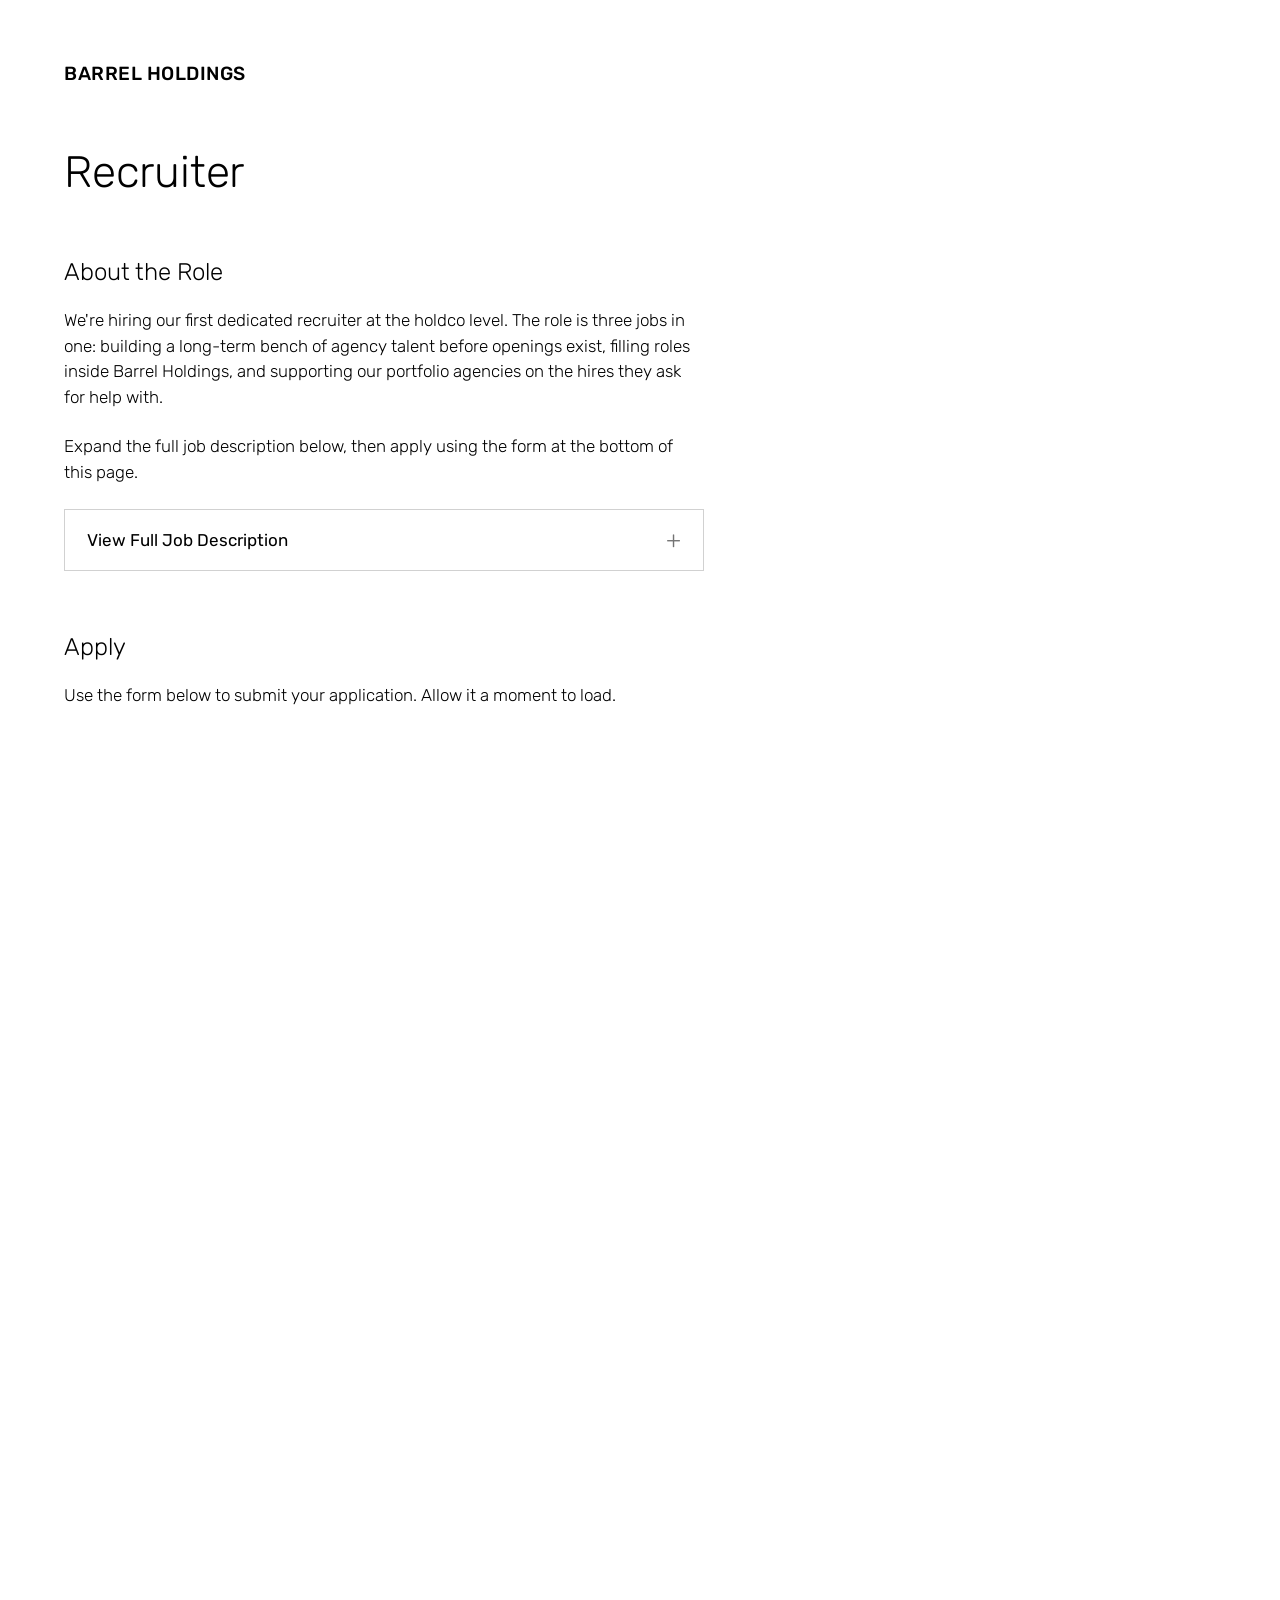
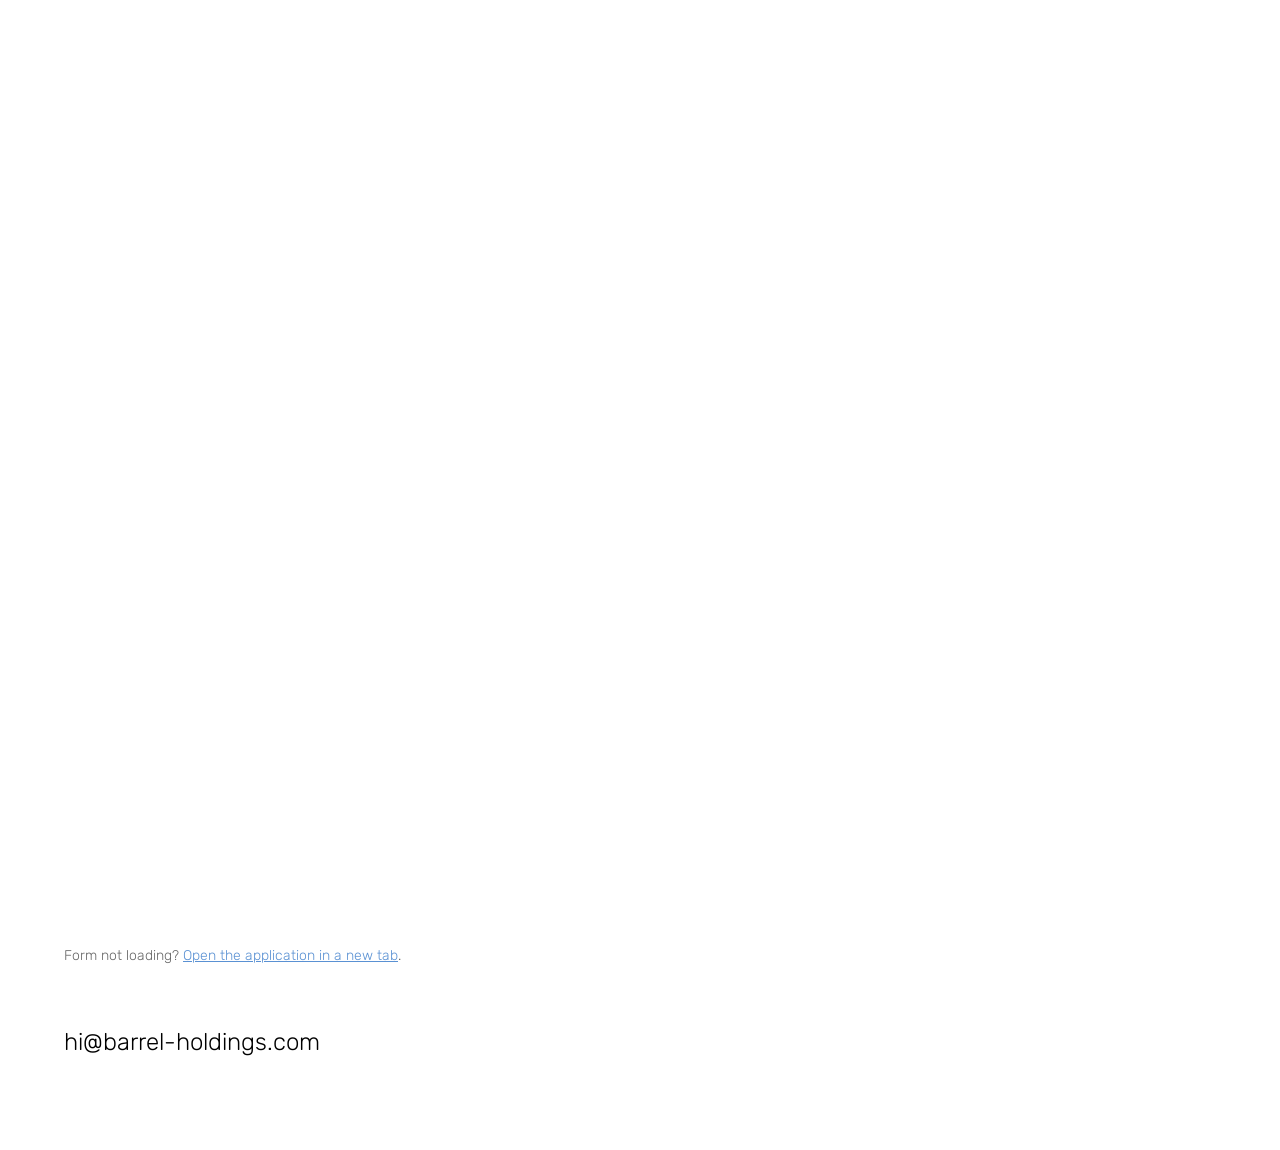
<file: jobs/recruiter/index.html>
<!DOCTYPE html>
<html lang="en">
<head>
  <meta charset="utf-8"/>
  <title>Recruiter — Barrel Holdings</title>
  <meta content="Barrel Holdings is hiring its first dedicated recruiter — a holdco-level role building a long-term bench of agency talent, filling internal hires, and supporting our portfolio agencies on key roles." name="description"/>
  <meta content="index, follow" name="robots"/>
  <meta content="#000000" name="theme-color"/>
  <link rel="canonical" href="https://barrel-holdings.com/jobs/recruiter/"/>
  <meta content="width=device-width, initial-scale=1" name="viewport"/>

  <meta content="article" property="og:type"/>
  <meta content="Barrel Holdings" property="og:site_name"/>
  <meta content="Recruiter — Barrel Holdings" property="og:title"/>
  <meta content="Barrel Holdings is hiring its first dedicated recruiter — a holdco-level role building a long-term bench of agency talent, filling internal hires, and supporting our portfolio agencies on key roles." property="og:description"/>
  <meta content="https://barrel-holdings.com/jobs/recruiter/" property="og:url"/>
  <meta content="https://barrel-holdings.com/images/barrel-holdings-og.jpg" property="og:image"/>
  <meta content="Barrel Holdings" property="og:image:alt"/>
  <meta content="en_US" property="og:locale"/>

  <meta content="summary_large_image" name="twitter:card"/>
  <meta content="Recruiter — Barrel Holdings" name="twitter:title"/>
  <meta content="First recruiting hire at Barrel Holdings — holdco-level role building a bench of agency talent, filling internal hires, and supporting portfolio agencies." name="twitter:description"/>
  <meta content="https://barrel-holdings.com/images/barrel-holdings-og.jpg" name="twitter:image"/>

  <link rel="preconnect" href="https://fonts.googleapis.com"/>
  <link rel="preconnect" href="https://fonts.gstatic.com" crossorigin/>
  <link rel="stylesheet" href="https://fonts.googleapis.com/css2?family=Rubik:wght@300;400;500;600;700&display=swap"/>
  <link href="../../images/favicon.jpg" rel="shortcut icon" type="image/x-icon"/>
  <link href="../../images/webclip-favicon.jpg" rel="apple-touch-icon"/>
  <link rel="stylesheet" href="../../css/style.css"/>

  <script type="application/ld+json">
  {
    "@context": "https://schema.org",
    "@type": "JobPosting",
    "title": "Recruiter",
    "description": "Barrel Holdings is hiring its first dedicated recruiter at the holdco level. The role is three jobs in one: building a long-term bench of agency talent before openings exist, filling roles inside Barrel Holdings (operations, finance, M&A), and supporting portfolio agencies on hires they request help with — commission-free.",
    "datePosted": "2026-06-03",
    "validThrough": "2026-12-31",
    "employmentType": "FULL_TIME",
    "hiringOrganization": { "@id": "https://barrel-holdings.com/#organization" },
    "industry": "Marketing and Advertising",
    "jobLocation": {
      "@type": "Place",
      "address": {
        "@type": "PostalAddress",
        "streetAddress": "6 W 18th Street, 12th Floor",
        "addressLocality": "New York",
        "addressRegion": "NY",
        "postalCode": "10011",
        "addressCountry": "US"
      }
    },
    "directApply": true,
    "url": "https://barrel-holdings.com/jobs/recruiter/"
  }
  </script>

  <script type="application/ld+json">
  {
    "@context": "https://schema.org",
    "@type": "WebPage",
    "@id": "https://barrel-holdings.com/jobs/recruiter/#webpage",
    "url": "https://barrel-holdings.com/jobs/recruiter/",
    "name": "Recruiter — Barrel Holdings",
    "isPartOf": { "@id": "https://barrel-holdings.com/#website" },
    "about": { "@id": "https://barrel-holdings.com/#organization" },
    "breadcrumb": {
      "@type": "BreadcrumbList",
      "itemListElement": [
        { "@type": "ListItem", "position": 1, "name": "Home", "item": "https://barrel-holdings.com/" },
        { "@type": "ListItem", "position": 2, "name": "Jobs", "item": "https://barrel-holdings.com/jobs/recruiter/" },
        { "@type": "ListItem", "position": 3, "name": "Recruiter", "item": "https://barrel-holdings.com/jobs/recruiter/" }
      ]
    }
  }
  </script>

  <!-- LinkedIn Insight Tag -->
  <script type="text/javascript">
  _linkedin_partner_id = "9446828";
  window._linkedin_data_partner_ids = window._linkedin_data_partner_ids || [];
  window._linkedin_data_partner_ids.push(_linkedin_partner_id);
  </script>
  <script type="text/javascript">
  (function(l) {
  if (!l){window.lintrk = function(a,b){window.lintrk.q.push([a,b])};
  window.lintrk.q=[]}
  var s = document.getElementsByTagName("script")[0];
  var b = document.createElement("script");
  b.type = "text/javascript";b.async = true;
  b.src = "https://snap.licdn.com/li.lms-analytics/insight.min.js";
  s.parentNode.insertBefore(b, s);})(window.lintrk);
  </script>
  <noscript>
  <img height="1" width="1" style="display:none;" alt="" src="https://px.ads.linkedin.com/collect/?pid=9446828&fmt=gif" />
  </noscript>
</head>
<body class="black-bg">
  <div class="site-wrapper">
    <div class="logo-wrapper">
      <a href="/" class="home-link">
        <h1 class="logo">Barrel Holdings</h1>
      </a>
    </div>

    <div class="tagline-wrapper">
      <h2 class="tagline gray-text">Recruiter</h2>
    </div>

    <div class="content-wrapper">
      <h3 class="section-heading">About the Role</h3>
      <p class="body-text">We're hiring our first dedicated recruiter at the holdco level. The role is three jobs in one: building a long-term bench of agency talent before openings exist, filling roles inside Barrel Holdings, and supporting our portfolio agencies on the hires they ask for help with.</p>
      <p class="body-text">Expand the full job description below, then apply using the form at the bottom of this page.</p>

      <details class="job-details">
        <summary class="job-details__summary">View Full Job Description</summary>
        <div class="job-details__body">
          <h4>What Barrel Holdings Is</h4>
          <p>We acquire and grow specialized digital agencies. The portfolio spans e-commerce, B2B web, Amazon and retail media, and more, with each agency led by its own entrepreneur running their own business.</p>
          <p>We've worked in agencies for close to two decades. We buy to hold, not to flip, and we back our CEOs with the operational and financial discipline that's hard for an agency to build alone. Hiring is part of that, and that's where you come in.</p>
          <p>We've never had a dedicated recruiter. We've run on referrals and founder networks, and that works right up until you're operating several agencies at once. We're past that point. You'd be our first recruiting hire, which means you get to build the function rather than inherit someone else's broken version of it.</p>

          <h4>The Job, Honestly</h4>
          <p>This is three jobs in one. They pull in different directions, and holding all three at once is most of what makes the role interesting and hard.</p>

          <h5>1. Build a bench of agency talent for companies we don't own yet.</h5>
          <p>We buy agencies. When we do, we sometimes need to put a strong operator into a key seat quickly. We want you building real relationships with excellent agency people now, before there's an opening, so that "who do we know for this" is never an empty question.</p>
          <p>There's no role to close here and no deadline. That's exactly why most recruiters let this kind of work slide. We need the opposite: someone who treats it as the most important thing precisely because nothing is forcing them to. We want the database you build to be a truly valuable asset.</p>

          <h5>2. Fill roles inside Barrel Holdings itself.</h5>
          <p>As our holdco grows, we'll have needs across operations, finance, and M&amp;A. These are key roles for a small team that will require impactful individuals. The two principals make the final call on these hires, but you own the process that gets us to a short list of people genuinely worth meeting.</p>

          <h5>3. Recruit for our agencies when they ask for it.</h5>
          <p>Some of our agencies will come to us for help on the roles they're always trying to fill. We provide that support, commission-free. You're not a vendor chasing a placement fee. You're their recruiter, shared across the group. That changes the incentive completely: you optimize for the right hire and an honest "this person isn't it," not for closing a deal.</p>

          <h4>What We Actually Need From You</h4>
          <p>Two things, and they don't usually live in the same person, which is part of why this is a real search and not a formality.</p>
          <ol class="job-details__list">
            <li><strong>You find people other recruiters can't.</strong> You don't live inside a LinkedIn search box and a job board. You know that the best agency operators aren't applying to anything. You have ways of finding them: communities, content, referrals, lurking where good people gather, reaching out with something they'd actually want to read. If your honest answer to "how would you find a great Shopify-agency ops lead" is "post the role and wait," this isn't your role.</li>
            <li><strong>You vet before you hand off.</strong> Anyone can forward a stack of resumes. We need someone who screens with judgment so that by the time a candidate reaches an agency CEO, or reaches the two of us for an internal hire, they've already cleared a real bar. You should have a point of view on how to assess someone, not just a checklist. We'd rather you send us three people you'd stake your reputation on than thirty you're hoping work out.</li>
          </ol>

          <h4>You'll Do Well Here If…</h4>
          <ul class="job-details__list">
            <li>You're a self-starter who doesn't need a queue of reqs to stay busy. The pipeline-building work has no deadline, and you'll protect it anyway.</li>
            <li>You write well. You'll be representing us to candidates and writing the handoff notes that agency CEOs and the principals rely on. Clear, specific writing is most of the job.</li>
            <li>You're comfortable being the only recruiter. You'll make calls, set up systems, and own outcomes without a lot of oversight.</li>
            <li>You like agencies, or you're curious enough about them to get good fast. The talent we want is specific, and generic recruiting instincts won't find it.</li>
          </ul>

          <h4>You'll Struggle Here If…</h4>
          <ul class="job-details__list">
            <li>You measure your work in volume of resumes sent.</li>
            <li>You need a manager assigning you tasks each morning.</li>
            <li>You're a commission-driven closer. There are no placement fees here, and the job rewards long-term thinking and a passion for quality.</li>
          </ul>

          <h4>How To Apply</h4>
          <p>Fill out the application form below. We don't want a cover letter telling us you're passionate and detail-oriented. Show us your actual work instead.</p>
          <p>Send three things:</p>
          <ol class="job-details__list">
            <li><strong>Your real toolkit.</strong> Two screenshots from your own sourcing work, lightly redacted: a boolean string or saved search you've genuinely used, and one real outreach message you sent to a passive candidate (with their reply, if you got one). A line of context on each.</li>
            <li><strong>A find, with details.</strong> One hard-to-find person you landed. Give us the specifics: their role and the company they were at (first name is fine, redact the rest), exactly where you found them, the path that surfaced them, roughly when, and the one thing that nearly killed it.</li>
            <li><strong>A screen-out.</strong> A candidate who looked great on paper that you screened out anyway. What was the tell, and how did you catch it before passing them on?</li>
          </ol>
          <p>Keep it short. We're reading for how you think, not how much you write. A heads-up so you can put your effort in the right place: the next round is a live call where we'll walk through every screenshot and claim in detail, so everything here should be real and yours to speak to. Generic AI answers will be filtered out, so keep that in mind.</p>
        </div>
      </details>
    </div>

    <div class="content-wrapper">
      <h3 class="section-heading">Apply</h3>
      <p class="body-text">Use the form below to submit your application. Allow it a moment to load.</p>
      <div class="form-embed">
        <iframe src="https://docs.google.com/forms/d/e/1FAIpQLSfD7BWc04GIkMTJod1udu5hxyzfgI4xrpiJSJYqhlojwlqirw/viewform?embedded=true" width="100%" height="1800" frameborder="0" marginheight="0" marginwidth="0" title="Recruiter Application Form">Loading…</iframe>
        <p class="form-embed__fallback">Form not loading? <a href="https://docs.google.com/forms/d/e/1FAIpQLSfD7BWc04GIkMTJod1udu5hxyzfgI4xrpiJSJYqhlojwlqirw/viewform" target="_blank" rel="noopener">Open the application in a new tab</a>.</p>
      </div>
    </div>

    <div class="email-wrapper">
      <a href="mailto:hi@barrel-holdings.com" class="section-heading gray-text">hi@barrel-holdings.com</a>
    </div>
  </div>
</body>
</html>
</file>
<file: css/style.css>
/* =====================
   Reset
   ===================== */
*, *::before, *::after { box-sizing: border-box; }
body { margin: 0; }
img { max-width: 100%; border: 0; }
h1 { margin: .67em 0; font-size: 2em; }

a { background-color: transparent; }
a:active, a:hover { outline: 0; }
p a { color: #5a91d3; }
p a:hover, p a:active { color: #397FC0; }

/* =====================
   Layout
   ===================== */
.black-bg { background-color: #fff; }

.site-wrapper {
  padding: 64px;
  animation: fadeIn 0.8s ease-out forwards;
}

.logo-wrapper { display: block; }

.tagline-wrapper {
  width: 80%;
  max-width: 640px;
  margin-top: 64px;
}

.content-wrapper {
  max-width: 640px;
  margin: 64px 0;
}

.content-wrapper--spaced { margin-top: 100px; }
.content-wrapper--flush { margin-top: 0; }

.email-wrapper {
  margin: 32px 0;
  text-decoration: none;
  transition: opacity .2s cubic-bezier(.165, .84, .44, 1);
}
.email-wrapper:hover { opacity: .7; }

@keyframes fadeIn {
  from { opacity: 0; filter: blur(5px); }
  to { opacity: 1; filter: blur(0); }
}

/* =====================
   Typography
   ===================== */
.logo {
  color: #000;
  letter-spacing: .5px;
  text-transform: uppercase;
  font-family: Rubik, sans-serif;
  font-size: 19px;
  font-weight: 500;
  line-height: 1em;
  text-decoration: none;
  display: inline;
}

.home-link {
  text-decoration: none;
  display: inline-block;
  transition: opacity .2s;
}
.home-link:hover { opacity: .7; }

.tagline {
  color: #000;
  letter-spacing: -.2px;
  margin: 0;
  font-family: Rubik, sans-serif;
  font-size: 44px;
  font-weight: 300;
  line-height: 1.1em;
  display: inline-block;
}

.section-heading {
  color: #000;
  margin: 48px 0 24px;
  font-family: Rubik, sans-serif;
  font-size: 24px;
  font-weight: 300;
  line-height: 100%;
  text-decoration: none;
}

.section-heading.gray-text {
  margin-bottom: 24px;
  font-weight: 300;
}

.gray-text { color: #000; }

.body-text {
  font-family: Rubik, sans-serif;
  font-size: 17px;
  font-weight: 300;
  line-height: 1.5em;
  margin-bottom: 24px;
}

.body-text--tight { margin-bottom: -38px; }
.body-text--tight-q1 { margin-bottom: 20px; }
.body-text--spaced { margin-top: 30px; }

.subhead {
  font-family: Rubik, sans-serif;
  font-size: 17px;
  font-weight: 400;
  line-height: 1.2em;
  margin: 0;
}

.subhead--spaced { margin-top: 13px; }

.social-link {
  display: inline-flex;
  align-items: center;
  justify-content: center;
  width: 28px;
  height: 28px;
  color: #000;
  opacity: 0.55;
  text-decoration: none;
  transition: opacity 0.2s ease;
}

.social-link:hover { opacity: 1; }
.social-link svg { width: 22px; height: 22px; fill: currentColor; display: block; }

.caption {
  font-family: Rubik, sans-serif;
  font-size: 17px;
  font-weight: 300;
  line-height: 1.2em;
  margin-top: 10px;
}

.caption__name { font-weight: 400; }

/* =====================
   Companies Grid
   ===================== */
.companies-grid {
  display: grid;
  grid-template:
    ". Area-2"
    ". ."
    ". Area"
    / 1fr 1fr;
  grid-auto-columns: 1fr;
  grid-column-gap: 24px;
  grid-row-gap: 24px;
  margin: 32px 0;
}

.company-block {
  background-color: #000;
  width: 100%;
  height: 192px;
  display: inline-block;
  transition: border-color .2s cubic-bezier(.165, .84, .44, 1);
}

.barrel-logo-wrapper,
.alt-logo-wrapper {
  align-items: center;
  justify-content: center;
  width: 100%;
  height: 100%;
  transition: opacity .2s;
  display: flex;
}
.barrel-logo-wrapper:hover,
.alt-logo-wrapper:hover { opacity: .5; }

.barrel-logo {
  width: 44%;
  max-width: 144px;
  margin: 0 auto;
}

.alt-logo-image { width: 45%; }
.alt-logo-image.vo { width: 35%; }

#prima-mode-card { grid-area: Area; }
#ao2-card,
#vaulted-oak-card { grid-area: span 1 / span 1 / span 1 / span 1; }

/* =====================
   Headshot
   ===================== */
.headshot {
  margin-top: -8px;
  margin-bottom: 16px;
  width: 220px;
}

/* =====================
   Buttons
   ===================== */
.button {
  background-color: #4593d8;
  margin-bottom: 40px;
  padding: 12px 20px;
  font-family: Rubik, sans-serif;
  font-size: 14px;
  font-weight: 300;
  color: #fff;
  text-decoration: none;
  display: inline-block;
  cursor: pointer;
  border: 1.5px solid #4593d8;
  border-radius: 0;
  line-height: inherit;
  transition: background-color .2s ease, color .2s ease, border-color .2s ease;
}
.button:hover {
  background-color: #3a7fc0;
  border-color: #3a7fc0;
}

.button-secondary {
  background-color: rgba(69, 147, 216, 0.06);
  margin-bottom: 40px;
  padding: 12px 20px;
  font-family: Rubik, sans-serif;
  font-size: 14px;
  font-weight: 300;
  color: #4593d8;
  text-decoration: none;
  display: inline-block;
  cursor: pointer;
  border: 1.5px solid rgba(69, 147, 216, 0.4);
  border-radius: 0;
  line-height: inherit;
  transition: background-color .2s ease, color .2s ease, border-color .2s ease;
}
.button-secondary:hover {
  background-color: #4593d8;
  border-color: #4593d8;
  color: #fff;
}

.button-icon {
  width: 11px;
  height: 11px;
  margin-right: 6px;
  vertical-align: -1px;
  display: inline-block;
}

.button-row {
  display: flex;
  gap: 13px;
  align-items: flex-start;
  flex-wrap: wrap;
  margin-bottom: -24px;
}

.button-wrapper {
  margin-top: 0;
  margin-bottom: -24px;
}

/* =====================
   Bullet Lists
   ===================== */
.bullet-list {
  list-style: none;
  padding: 0;
  margin: 0 0 24px;
}

.bullet-list li {
  font-family: Rubik, sans-serif;
  font-size: 17px;
  font-weight: 300;
  line-height: 1.55;
  color: #000;
  padding: 4px 0 4px 16px;
  position: relative;
}

.bullet-list li::before {
  content: '';
  position: absolute;
  left: 0;
  top: 0.8em;
  width: 4px;
  height: 4px;
  border-radius: 50%;
  background-color: #000;
  opacity: 0.6;
}

/* =====================
   Resource Box
   ===================== */
.resource-box {
  border: 1px solid #000;
  padding: 35px 38px 29px;
}

.resource-box__header { margin-bottom: 5px; }

.resource-box__logo {
  height: 22px;
  width: auto;
  display: block;
}

.resource-box__label {
  font-family: Rubik, sans-serif;
  font-size: 12px;
  font-weight: 300;
  color: rgba(0, 0, 0, 0.45);
  margin: 0 0 19px;
  line-height: 1.4;
}

.resource-box__text {
  font-family: Rubik, sans-serif;
  font-size: 14px;
  font-weight: 300;
  line-height: 1.6;
  color: #000;
  margin: 0 0 22px;
}

.resource-box__btn { margin-bottom: 0; }

/* =====================
   Job Posting (expandable JD + form embed)
   ===================== */
.job-details {
  margin: 8px 0 24px;
  border: 1px solid rgba(0, 0, 0, 0.18);
}

.job-details__summary {
  list-style: none;
  cursor: pointer;
  padding: 18px 22px;
  font-family: Rubik, sans-serif;
  font-size: 17px;
  font-weight: 400;
  color: #000;
  display: flex;
  justify-content: space-between;
  align-items: center;
  user-select: none;
  transition: background-color 0.15s ease;
}

.job-details__summary::-webkit-details-marker { display: none; }
.job-details__summary::marker { content: ''; }

.job-details__summary::after {
  content: '+';
  font-size: 24px;
  font-weight: 300;
  line-height: 1;
  color: rgba(0, 0, 0, 0.55);
  margin-left: 16px;
}

.job-details[open] .job-details__summary::after { content: '−'; }

.job-details__summary:hover { background-color: rgba(0, 0, 0, 0.03); }

.job-details__body {
  padding: 4px 22px 24px;
  border-top: 1px solid rgba(0, 0, 0, 0.08);
}

.job-details__body h4 {
  font-family: Rubik, sans-serif;
  font-size: 19px;
  font-weight: 500;
  color: #000;
  margin: 28px 0 12px;
  line-height: 1.3;
}

.job-details__body h4:first-child { margin-top: 16px; }

.job-details__body h5 {
  font-family: Rubik, sans-serif;
  font-size: 17px;
  font-weight: 500;
  color: #000;
  margin: 20px 0 8px;
  line-height: 1.3;
}

.job-details__body p {
  font-family: Rubik, sans-serif;
  font-size: 17px;
  font-weight: 300;
  line-height: 1.55;
  color: #000;
  margin: 0 0 14px;
}

.job-details__list {
  margin: 0 0 16px;
  padding-left: 22px;
}

.job-details__list li {
  font-family: Rubik, sans-serif;
  font-size: 17px;
  font-weight: 300;
  line-height: 1.55;
  color: #000;
  margin-bottom: 10px;
}

.job-details__body strong { font-weight: 500; }

.form-embed {
  margin: 16px 0 0;
}

.form-embed iframe {
  width: 100%;
  min-height: 1800px;
  border: 0;
  display: block;
}

.form-embed__fallback {
  font-family: Rubik, sans-serif;
  font-size: 14px;
  font-weight: 300;
  line-height: 1.5;
  color: rgba(0, 0, 0, 0.6);
  margin: 12px 0 0;
}

/* =====================
   Criteria Cards
   ===================== */
.criteria-card {
  display: flex;
  gap: 22px;
  margin-top: 26px;
  padding: 26px 29px;
  border-left: 3px solid #4593d8;
  background-color: rgba(69, 147, 216, 0.14);
}

.criteria-card__number {
  font-family: Rubik, sans-serif;
  font-size: 34px;
  font-weight: 400;
  line-height: 1;
  color: #4593d8;
  flex-shrink: 0;
  width: 29px;
  padding-top: 2px;
}

.criteria-card__content {
  flex: 1;
  min-width: 0;
}

.criteria-card__title {
  font-family: Rubik, sans-serif;
  font-size: 18px;
  font-weight: 400;
  line-height: 1.2;
  color: #000;
  margin: 0 0 3px;
}

.criteria-card__subtitle {
  font-family: Rubik, sans-serif;
  font-size: 12px;
  font-weight: 300;
  color: rgba(0, 0, 0, 0.45);
  margin: 0 0 16px;
  line-height: 1.4;
}

.criteria-card__list {
  list-style: none;
  padding: 0;
  margin: 0;
}

.criteria-card__list li {
  font-family: Rubik, sans-serif;
  font-size: 14px;
  font-weight: 300;
  line-height: 1.55;
  color: #000;
  padding: 6px 0 6px 13px;
  position: relative;
  border-bottom: 1px solid rgba(0, 0, 0, 0.06);
}

.criteria-card__list li:last-child {
  border-bottom: none;
  padding-bottom: 0;
}

.criteria-card__list li::before {
  content: '';
  position: absolute;
  left: 0;
  top: 0.95em;
  width: 4px;
  height: 4px;
  border-radius: 50%;
  background-color: #000;
  opacity: 0.6;
}

/* =====================
   Responsive: Tablet
   ===================== */
@media screen and (max-width: 991px) {
  .site-wrapper { padding: 48px; }
  .tagline-wrapper { margin-top: 48px; }
  .tagline { font-size: 32px; }
  .section-heading { margin-top: 0; margin-bottom: 16px; }
  .section-heading.gray-text { font-size: 24px; }
  .content-wrapper { margin-top: 48px; }
  .companies-grid { grid-column-gap: 20px; margin-top: 24px; }
  .company-block { height: 160px; }
  .barrel-logo { width: 50%; }
  .logo { font-size: 18px; }
  .caption { margin-top: 10px; }
}

/* =====================
   Responsive: Mobile Landscape
   ===================== */
@media screen and (max-width: 767px) {
  .site-wrapper { padding: 44px; }
  .tagline-wrapper { width: 100%; margin-top: 32px; }
  .tagline { font-size: 42px; }
  .section-heading,
  .section-heading.gray-text { font-size: 30px; }
  .content-wrapper { margin-top: 32px; margin-bottom: 48px; }
  .companies-grid {
    grid-column-gap: 12px;
    grid-row-gap: 16px;
    margin-top: 16px;
  }
  .company-block { height: auto; aspect-ratio: 308 / 192; }
  .button-row { row-gap: 10px; margin-bottom: 16px; }
  .button-row .button,
  .button-row .button-secondary { margin-bottom: 0; }
  .barrel-logo { width: 50%; }
  .logo { font-size: 24px; }
  .body-text { font-size: 21px; }
  .body-text--tight-q1 { margin-bottom: 24px; }
  .subhead { font-size: 21px; }
  .caption { margin-top: 8px; font-size: 21px; }
  .bullet-list li { font-size: 21px; }
  .headshot { width: 100%; max-width: 220px; }

  .button { padding: 14px 22px; font-size: 17px; }
  .button-secondary { padding: 14px 22px; font-size: 17px; }

  .resource-box { padding: 26px 22px 19px; }
  .resource-box__logo { height: 29px; }
  .resource-box__text { font-size: 20px; }

  .criteria-card { padding: 19px 16px; gap: 14px; }
  .criteria-card__number { font-size: 39px; width: 32px; }
  .criteria-card__title { font-size: 23px; }
  .criteria-card__list li { font-size: 18px; }

  .job-details__summary { font-size: 20px; padding: 16px 18px; }
  .job-details__summary::after { font-size: 28px; }
  .job-details__body { padding: 4px 18px 22px; }
  .job-details__body h4 { font-size: 22px; }
  .job-details__body h5 { font-size: 20px; }
  .job-details__body p,
  .job-details__list li { font-size: 20px; }
  .form-embed iframe { min-height: 2200px; }
}

/* =====================
   Responsive: Mobile Portrait
   ===================== */
@media screen and (max-width: 479px) {
  .site-wrapper { padding: 28px; }
  .tagline-wrapper { margin-top: 24px; }
  .tagline { font-size: 30px; }
  .section-heading { font-size: 24px; }
  .section-heading.gray-text { font-size: 18px; }
  .content-wrapper { margin-top: 32px; margin-bottom: 32px; }
  .companies-grid { width: 100%; margin-top: 16px; }
  .barrel-logo { width: 60%; }
  .logo { font-size: 20px; line-height: 20px; }
  .body-text { font-size: 17px; }
  .body-text--tight-q1 { margin-bottom: 24px; }
  .subhead { font-size: 17px; }
  .caption { margin-top: 8px; font-size: 15px; }
  .bullet-list li { font-size: 17px; }
  .alt-logo-image { width: 65%; }
  .alt-logo-image.vo { width: 46%; }
  .button { padding: 12px 20px; font-size: 16px; }
  .button-secondary { padding: 12px 20px; font-size: 16px; }

  .resource-box { padding: 19px 16px 16px; }
  .resource-box__logo { height: 24px; }
  .resource-box__text { font-size: 17px; }

  .criteria-card { flex-direction: column; gap: 6px; padding: 16px 13px; }
  .criteria-card__number { font-size: 33px; }
  .criteria-card__title { font-size: 21px; }
  .criteria-card__subtitle { font-size: 15px; }
  .criteria-card__list li { font-size: 17px; }

  .job-details__summary { font-size: 16px; padding: 14px 16px; }
  .job-details__summary::after { font-size: 22px; }
  .job-details__body { padding: 4px 16px 18px; }
  .job-details__body h4 { font-size: 17px; margin: 22px 0 10px; }
  .job-details__body h5 { font-size: 15px; }
  .job-details__body p,
  .job-details__list li { font-size: 14px; }
  .form-embed iframe { min-height: 2400px; }
}
</file>
